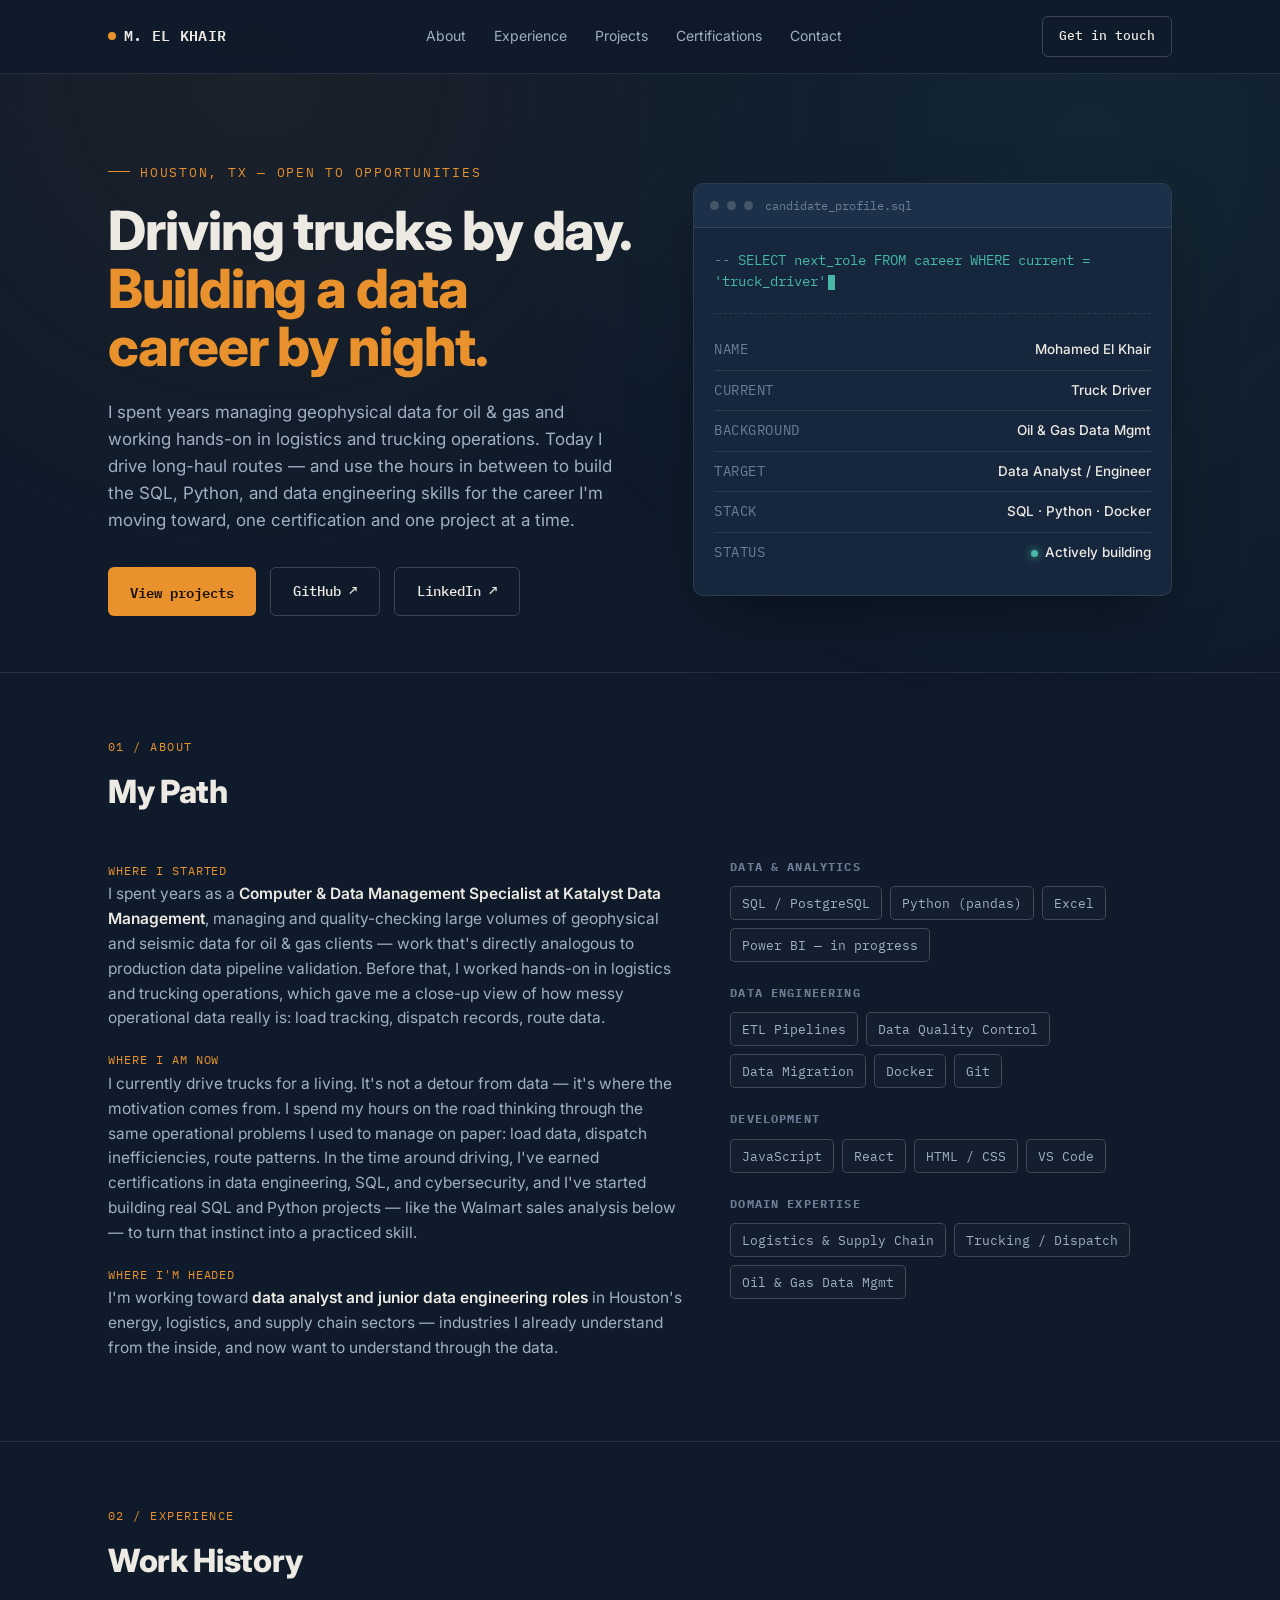
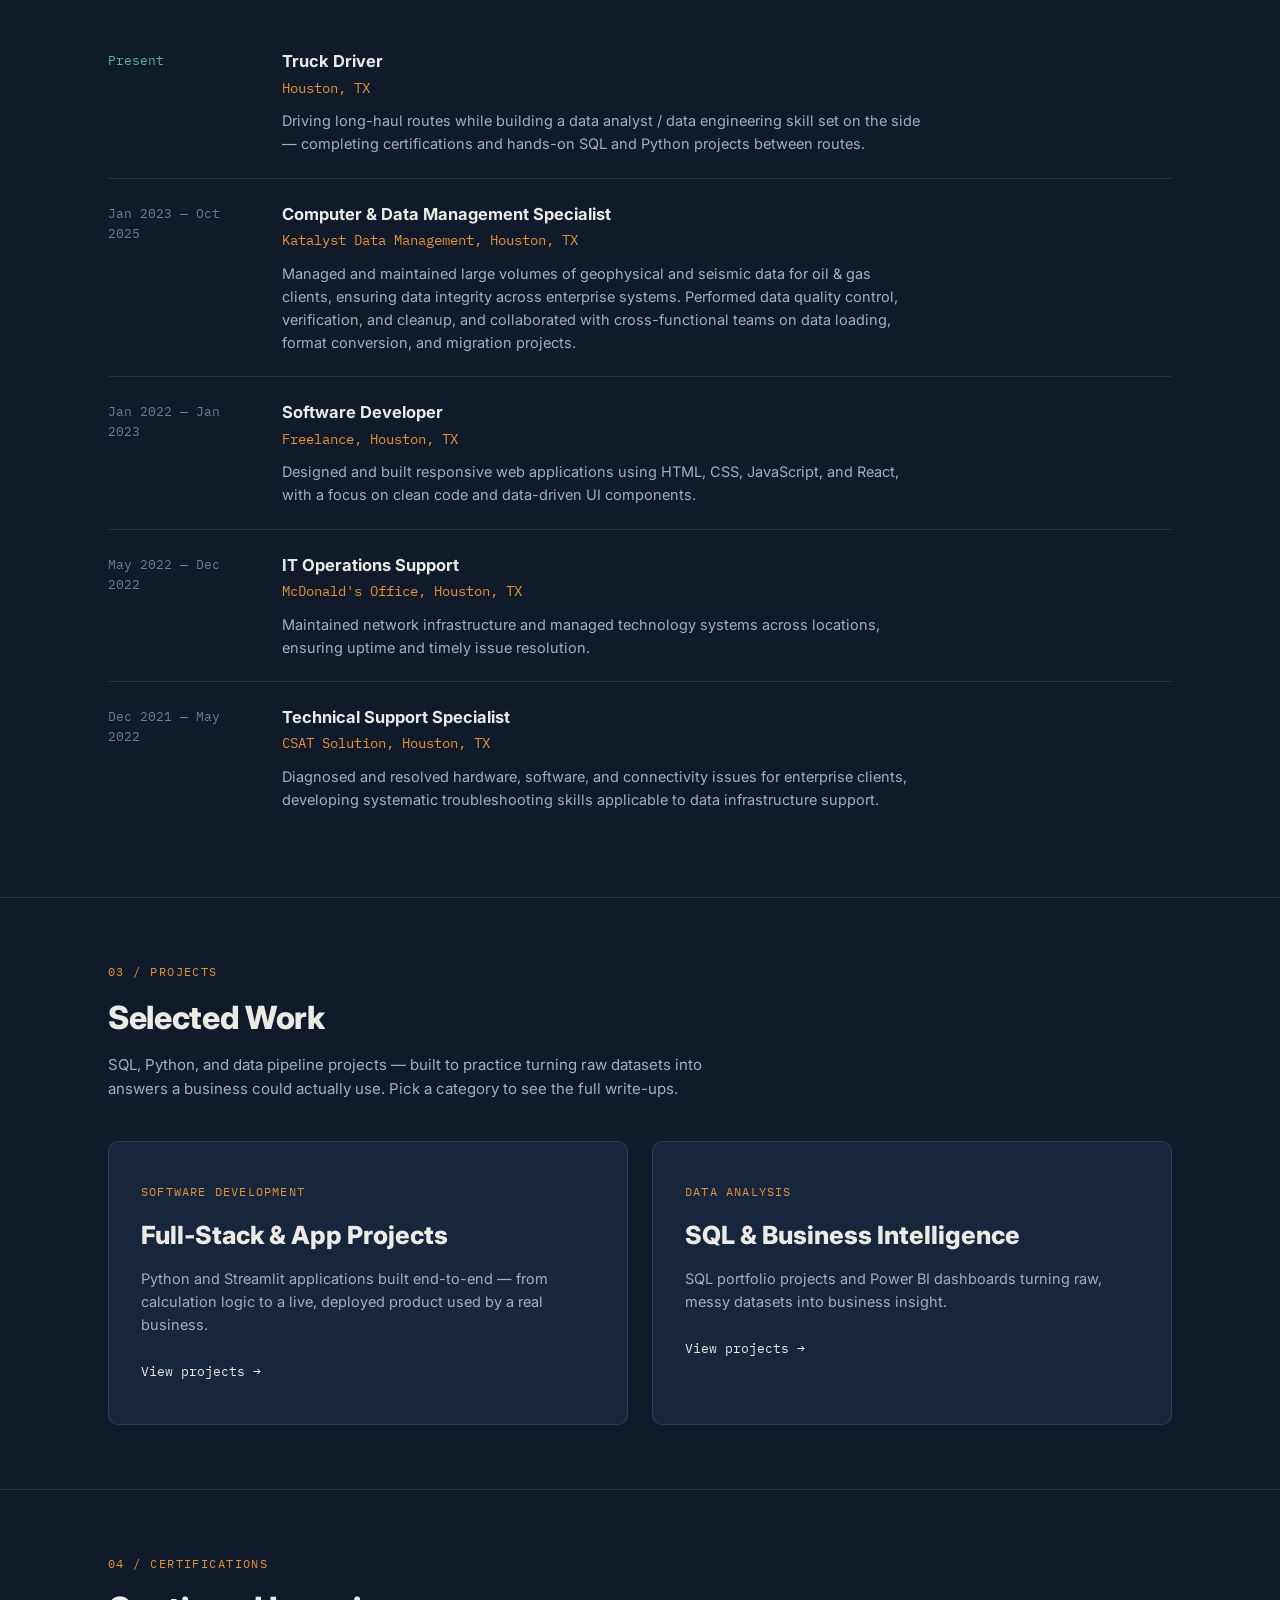
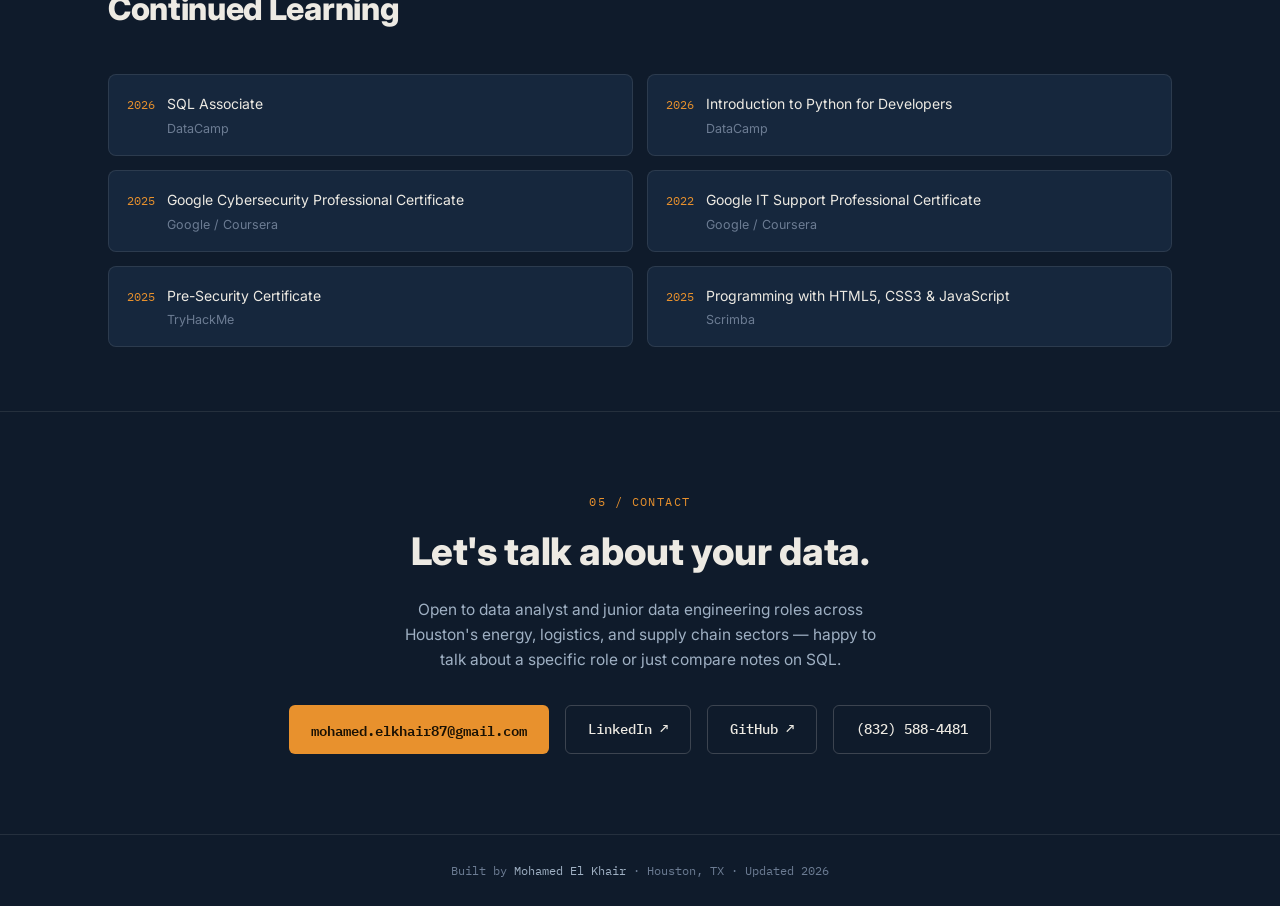
<file: index.html>
<!DOCTYPE html>
<html lang="en">
<head>
<meta charset="UTF-8">
<meta name="viewport" content="width=device-width, initial-scale=1.0">
<title>Mohamed El Khair — Data Analyst / Data Engineering Candidate</title>
<meta name="description" content="Portfolio of Mohamed El Khair — Data Analyst and Data Engineering candidate based in Houston, TX. SQL, Python, ETL pipelines, and logistics data projects.">
<link rel="preconnect" href="https://fonts.googleapis.com">
<link rel="preconnect" href="https://fonts.gstatic.com" crossorigin>
<link href="https://fonts.googleapis.com/css2?family=IBM+Plex+Mono:wght@400;500;600;700&family=Inter:wght@400;500;600;700;800&display=swap" rel="stylesheet">
<link rel="stylesheet" href="style.css">
</head>
<body>

<header class="site-nav">
  <div class="nav-inner">
    <a href="#top" class="nav-logo"><span class="dot"></span>M. EL KHAIR</a>
    <nav class="nav-links">
      <a href="#about">About</a>
      <a href="#experience">Experience</a>
      <a href="#projects">Projects</a>
      <a href="#certifications">Certifications</a>
      <a href="#contact">Contact</a>
    </nav>
    <a class="nav-cta" href="mailto:mohamed.elkhair87@gmail.com">Get in touch</a>
  </div>
</header>

<main id="top">
  <div class="wrap">
    <section class="hero" style="border-top:none; padding-bottom:56px;">
      <div>
        <div class="eyebrow">Houston, TX — Open to opportunities</div>
        <h1>Driving trucks by day. <span class="hl">Building a data career by night.</span></h1>
        <p class="lede">I spent years managing geophysical data for oil &amp; gas and working hands-on in logistics
        and trucking operations. Today I drive long-haul routes — and use the hours in between to build the SQL,
        Python, and data engineering skills for the career I'm moving toward, one certification and one project
        at a time.</p>
        <div class="hero-actions">
          <a class="btn btn-primary" href="#projects">View projects</a>
          <a class="btn btn-secondary" href="https://github.com/Simohjc" target="_blank" rel="noopener">GitHub ↗</a>
          <a class="btn btn-secondary" href="https://www.linkedin.com/in/mohamed-elkhair/" target="_blank" rel="noopener">LinkedIn ↗</a>
        </div>
      </div>

      <div class="manifest-card">
        <div class="manifest-head">
          <span class="chip"></span><span class="chip"></span><span class="chip"></span>
          <span class="title">candidate_profile.sql</span>
        </div>
        <div class="manifest-body">
          <div class="query-line" id="typedQuery"><span class="prompt">--</span> <span id="typedText"></span><span class="cursor"></span></div>
          <div class="manifest-table">
            <div class="manifest-row"><span class="field">NAME</span><span class="value">Mohamed El Khair</span></div>
            <div class="manifest-row"><span class="field">CURRENT</span><span class="value">Truck Driver</span></div>
            <div class="manifest-row"><span class="field">BACKGROUND</span><span class="value">Oil &amp; Gas Data Mgmt</span></div>
            <div class="manifest-row"><span class="field">TARGET</span><span class="value">Data Analyst / Engineer</span></div>
            <div class="manifest-row"><span class="field">STACK</span><span class="value">SQL · Python · Docker</span></div>
            <div class="manifest-row"><span class="field">STATUS</span><span class="value"><span class="status-dot"></span>Actively building</span></div>
          </div>
        </div>
      </div>
    </section>
  </div>

  <section id="about">
    <div class="wrap">
      <div class="section-head reveal">
        <div class="section-num">01 / About</div>
        <div class="section-title">My Path</div>
      </div>
      <div class="about-grid reveal">
        <div>
          <p><span class="mono" style="color:var(--accent); font-size:12px; letter-spacing:0.08em;">WHERE I STARTED</span><br>
          I spent years as a <strong>Computer &amp; Data Management Specialist at Katalyst Data Management</strong>,
          managing and quality-checking large volumes of geophysical and seismic data for oil &amp; gas clients —
          work that's directly analogous to production data pipeline validation. Before that, I worked hands-on in
          logistics and trucking operations, which gave me a close-up view of how messy operational data really is:
          load tracking, dispatch records, route data.</p>
          <p><span class="mono" style="color:var(--accent); font-size:12px; letter-spacing:0.08em;">WHERE I AM NOW</span><br>
          I currently drive trucks for a living. It's not a detour from data — it's where the motivation comes from.
          I spend my hours on the road thinking through the same operational problems I used to manage on paper:
          load data, dispatch inefficiencies, route patterns. In the time around driving, I've earned certifications
          in data engineering, SQL, and cybersecurity, and I've started building real SQL and Python projects — like
          the Walmart sales analysis below — to turn that instinct into a practiced skill.</p>
          <p><span class="mono" style="color:var(--accent); font-size:12px; letter-spacing:0.08em;">WHERE I'M HEADED</span><br>
          I'm working toward <strong>data analyst and junior data engineering roles</strong> in Houston's energy,
          logistics, and supply chain sectors — industries I already understand from the inside, and now want to
          understand through the data.</p>
        </div>
        <div>
          <div class="skill-group">
            <h4>Data &amp; Analytics</h4>
            <div class="tag-row">
              <span class="tag">SQL / PostgreSQL</span>
              <span class="tag">Python (pandas)</span>
              <span class="tag">Excel</span>
              <span class="tag">Power BI — in progress</span>
            </div>
          </div>
          <div class="skill-group">
            <h4>Data Engineering</h4>
            <div class="tag-row">
              <span class="tag">ETL Pipelines</span>
              <span class="tag">Data Quality Control</span>
              <span class="tag">Data Migration</span>
              <span class="tag">Docker</span>
              <span class="tag">Git</span>
            </div>
          </div>
          <div class="skill-group">
            <h4>Development</h4>
            <div class="tag-row">
              <span class="tag">JavaScript</span>
              <span class="tag">React</span>
              <span class="tag">HTML / CSS</span>
              <span class="tag">VS Code</span>
            </div>
          </div>
          <div class="skill-group">
            <h4>Domain Expertise</h4>
            <div class="tag-row">
              <span class="tag">Logistics &amp; Supply Chain</span>
              <span class="tag">Trucking / Dispatch</span>
              <span class="tag">Oil &amp; Gas Data Mgmt</span>
            </div>
          </div>
        </div>
      </div>
    </div>
  </section>

  <section id="experience">
    <div class="wrap">
      <div class="section-head reveal">
        <div class="section-num">02 / Experience</div>
        <div class="section-title">Work History</div>
      </div>
      <div class="reveal">
        <div class="exp-item">
          <div class="exp-date"><span class="current">Present</span></div>
          <div>
            <div class="exp-role">Truck Driver</div>
            <div class="exp-company">Houston, TX</div>
            <div class="exp-desc">Driving long-haul routes while building a data analyst / data engineering skill
            set on the side — completing certifications and hands-on SQL and Python projects between routes.</div>
          </div>
        </div>
        <div class="exp-item">
          <div class="exp-date">Jan 2023 — <span class="mono" style="color:var(--text-faint);">Oct 2025</span></div>
          <div>
            <div class="exp-role">Computer &amp; Data Management Specialist</div>
            <div class="exp-company">Katalyst Data Management, Houston, TX</div>
            <div class="exp-desc">Managed and maintained large volumes of geophysical and seismic data for oil &amp; gas
            clients, ensuring data integrity across enterprise systems. Performed data quality control, verification,
            and cleanup, and collaborated with cross-functional teams on data loading, format conversion, and
            migration projects.</div>
          </div>
        </div>
        <div class="exp-item">
          <div class="exp-date">Jan 2022 — Jan 2023</div>
          <div>
            <div class="exp-role">Software Developer</div>
            <div class="exp-company">Freelance, Houston, TX</div>
            <div class="exp-desc">Designed and built responsive web applications using HTML, CSS, JavaScript, and
            React, with a focus on clean code and data-driven UI components.</div>
          </div>
        </div>
        <div class="exp-item">
          <div class="exp-date">May 2022 — Dec 2022</div>
          <div>
            <div class="exp-role">IT Operations Support</div>
            <div class="exp-company">McDonald's Office, Houston, TX</div>
            <div class="exp-desc">Maintained network infrastructure and managed technology systems across
            locations, ensuring uptime and timely issue resolution.</div>
          </div>
        </div>
        <div class="exp-item">
          <div class="exp-date">Dec 2021 — May 2022</div>
          <div>
            <div class="exp-role">Technical Support Specialist</div>
            <div class="exp-company">CSAT Solution, Houston, TX</div>
            <div class="exp-desc">Diagnosed and resolved hardware, software, and connectivity issues for
            enterprise clients, developing systematic troubleshooting skills applicable to data infrastructure
            support.</div>
          </div>
        </div>
      </div>
    </div>
  </section>

  <section id="projects">
    <div class="wrap">
      <div class="section-head reveal">
        <div class="section-num">03 / Projects</div>
        <div class="section-title">Selected Work</div>
        <p class="section-sub">SQL, Python, and data pipeline projects — built to practice turning raw datasets
        into answers a business could actually use. Pick a category to see the full write-ups.</p>
      </div>

      <div class="category-grid reveal">
        <a class="category-card" href="software-development.html">
          <div class="cat-label">Software Development</div>
          <h3>Full-Stack &amp; App Projects</h3>
          <p>Python and Streamlit applications built end-to-end — from calculation logic to a live,
          deployed product used by a real business.</p>
          <span class="cat-link">View projects →</span>
        </a>
        <a class="category-card" href="data-analysis.html">
          <div class="cat-label">Data Analysis</div>
          <h3>SQL &amp; Business Intelligence</h3>
          <p>SQL portfolio projects and Power BI dashboards turning raw, messy datasets into
          business insight.</p>
          <span class="cat-link">View projects →</span>
        </a>
      </div>
    </div>
  </section>

  <section id="certifications">
    <div class="wrap">
      <div class="section-head reveal">
        <div class="section-num">04 / Certifications</div>
        <div class="section-title">Continued Learning</div>
      </div>
      <div class="cert-grid reveal">
        <div class="cert-item">
          <span class="cert-year mono">2026</span>
          <div><span class="cert-name">SQL Associate</span><span class="cert-issuer">DataCamp</span></div>
        </div>
        <div class="cert-item">
          <span class="cert-year mono">2026</span>
          <div><span class="cert-name">Introduction to Python for Developers</span><span class="cert-issuer">DataCamp</span></div>
        </div>
        <div class="cert-item">
          <span class="cert-year mono">2025</span>
          <div><span class="cert-name">Google Cybersecurity Professional Certificate</span><span class="cert-issuer">Google / Coursera</span></div>
        </div>
        <div class="cert-item">
          <span class="cert-year mono">2022</span>
          <div><span class="cert-name">Google IT Support Professional Certificate</span><span class="cert-issuer">Google / Coursera</span></div>
        </div>
        <div class="cert-item">
          <span class="cert-year mono">2025</span>
          <div><span class="cert-name">Pre-Security Certificate</span><span class="cert-issuer">TryHackMe</span></div>
        </div>
        <div class="cert-item">
          <span class="cert-year mono">2025</span>
          <div><span class="cert-name">Programming with HTML5, CSS3 &amp; JavaScript</span><span class="cert-issuer">Scrimba</span></div>
        </div>
      </div>
    </div>
  </section>

  <section id="contact" class="contact-section">
    <div class="wrap">
      <div class="section-num mono">05 / Contact</div>
      <h2>Let's talk about your data.</h2>
      <p>Open to data analyst and junior data engineering roles across Houston's energy, logistics,
      and supply chain sectors — happy to talk about a specific role or just compare notes on SQL.</p>
      <div class="contact-links">
        <a class="btn btn-primary" href="mailto:mohamed.elkhair87@gmail.com">mohamed.elkhair87@gmail.com</a>
        <a class="btn btn-secondary" href="https://www.linkedin.com/in/mohamed-elkhair/" target="_blank" rel="noopener">LinkedIn ↗</a>
        <a class="btn btn-secondary" href="https://github.com/Simohjc" target="_blank" rel="noopener">GitHub ↗</a>
        <a class="btn btn-secondary" href="tel:+18325884481">(832) 588-4481</a>
      </div>
    </div>
  </section>
</main>

<footer>
  <p>Built by <a href="https://github.com/Simohjc" target="_blank" rel="noopener">Mohamed El Khair</a> · Houston, TX · Updated 2026</p>
</footer>

<script>
  // Typing effect for the hero manifest query line
  (function(){
    var text = "SELECT next_role FROM career WHERE current = 'truck_driver';";
    var el = document.getElementById('typedText');
    if(!el) return;
    var reduced = window.matchMedia('(prefers-reduced-motion: reduce)').matches;
    if(reduced){ el.textContent = text; return; }
    var i = 0;
    function type(){
      if(i <= text.length){
        el.textContent = text.slice(0, i);
        i++;
        setTimeout(type, 32);
      }
    }
    type();
  })();

  // Scroll reveal
  (function(){
    var items = document.querySelectorAll('.reveal');
    if(!('IntersectionObserver' in window)){
      items.forEach(function(el){ el.classList.add('in'); });
      return;
    }
    var obs = new IntersectionObserver(function(entries){
      entries.forEach(function(entry){
        if(entry.isIntersecting){
          entry.target.classList.add('in');
          obs.unobserve(entry.target);
        }
      });
    }, {threshold:0.12});
    items.forEach(function(el){ obs.observe(el); });
  })();
</script>

</body>
</html>
</file>
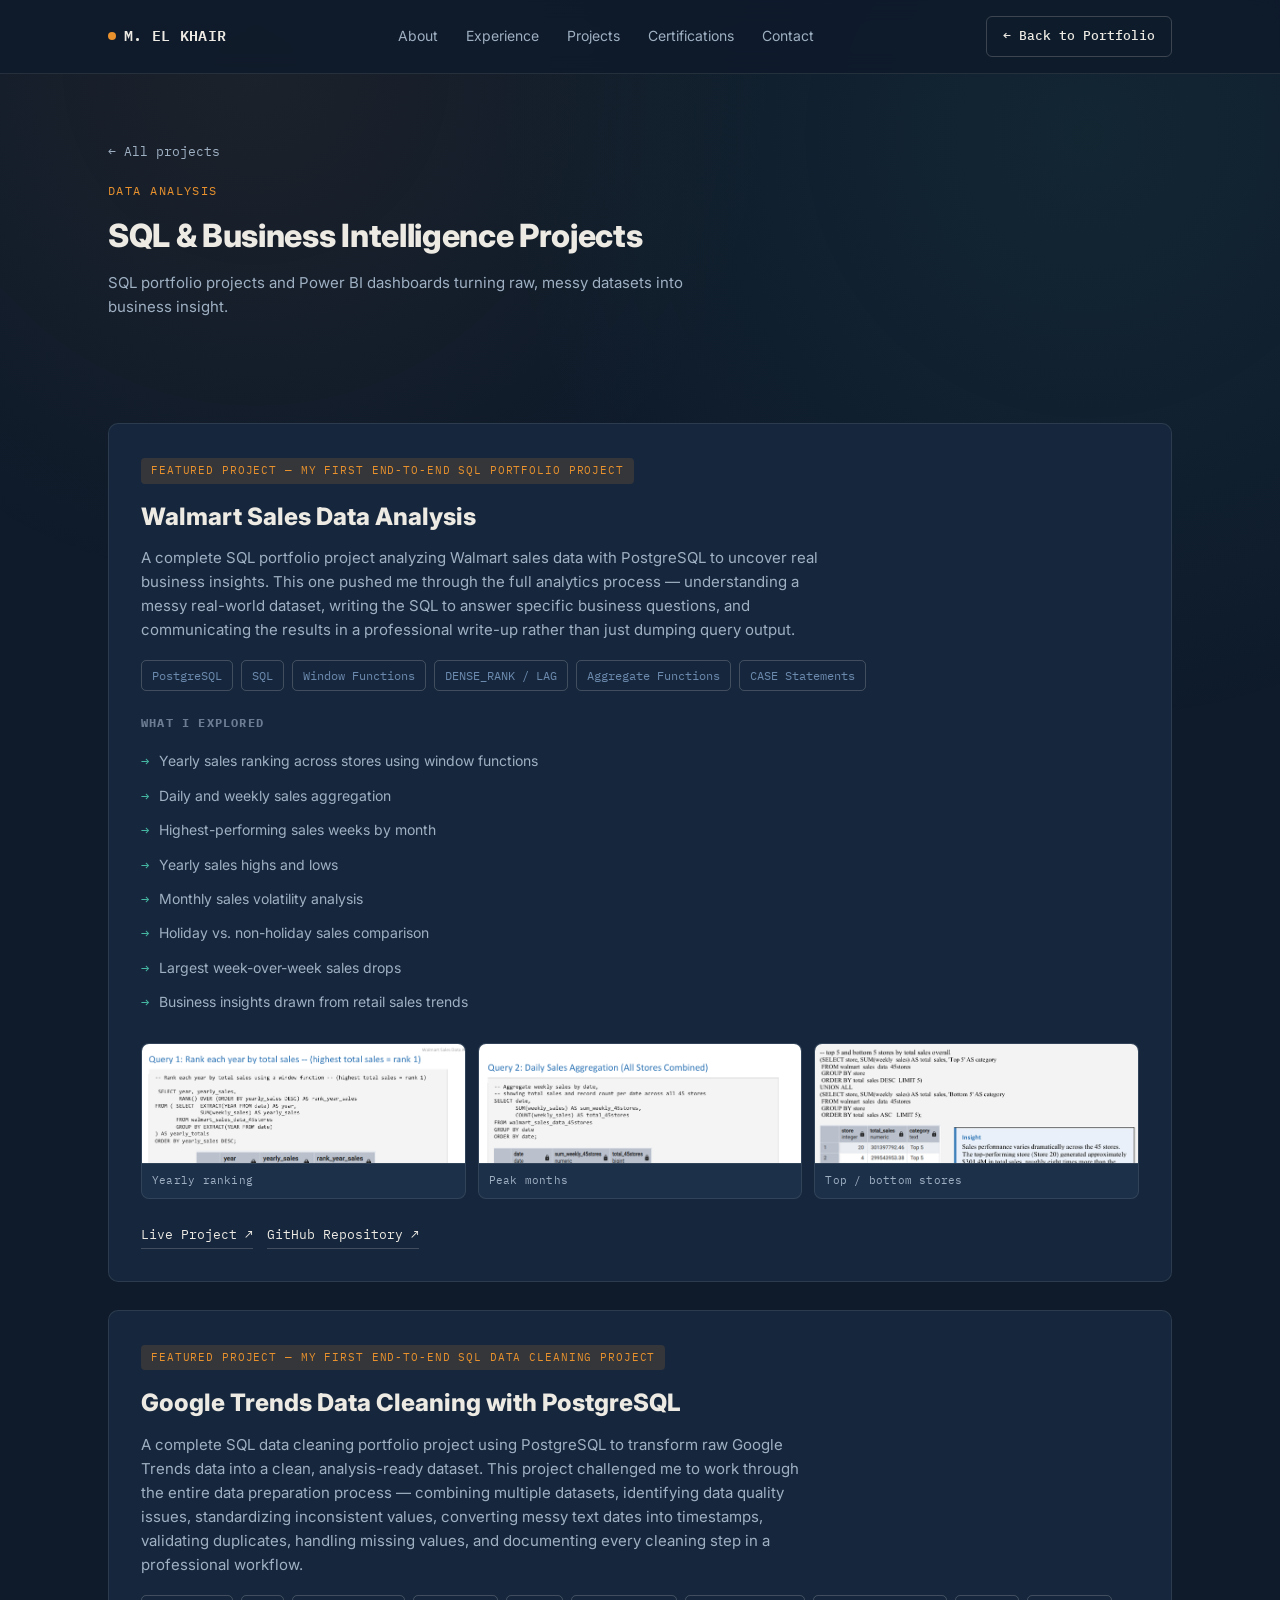
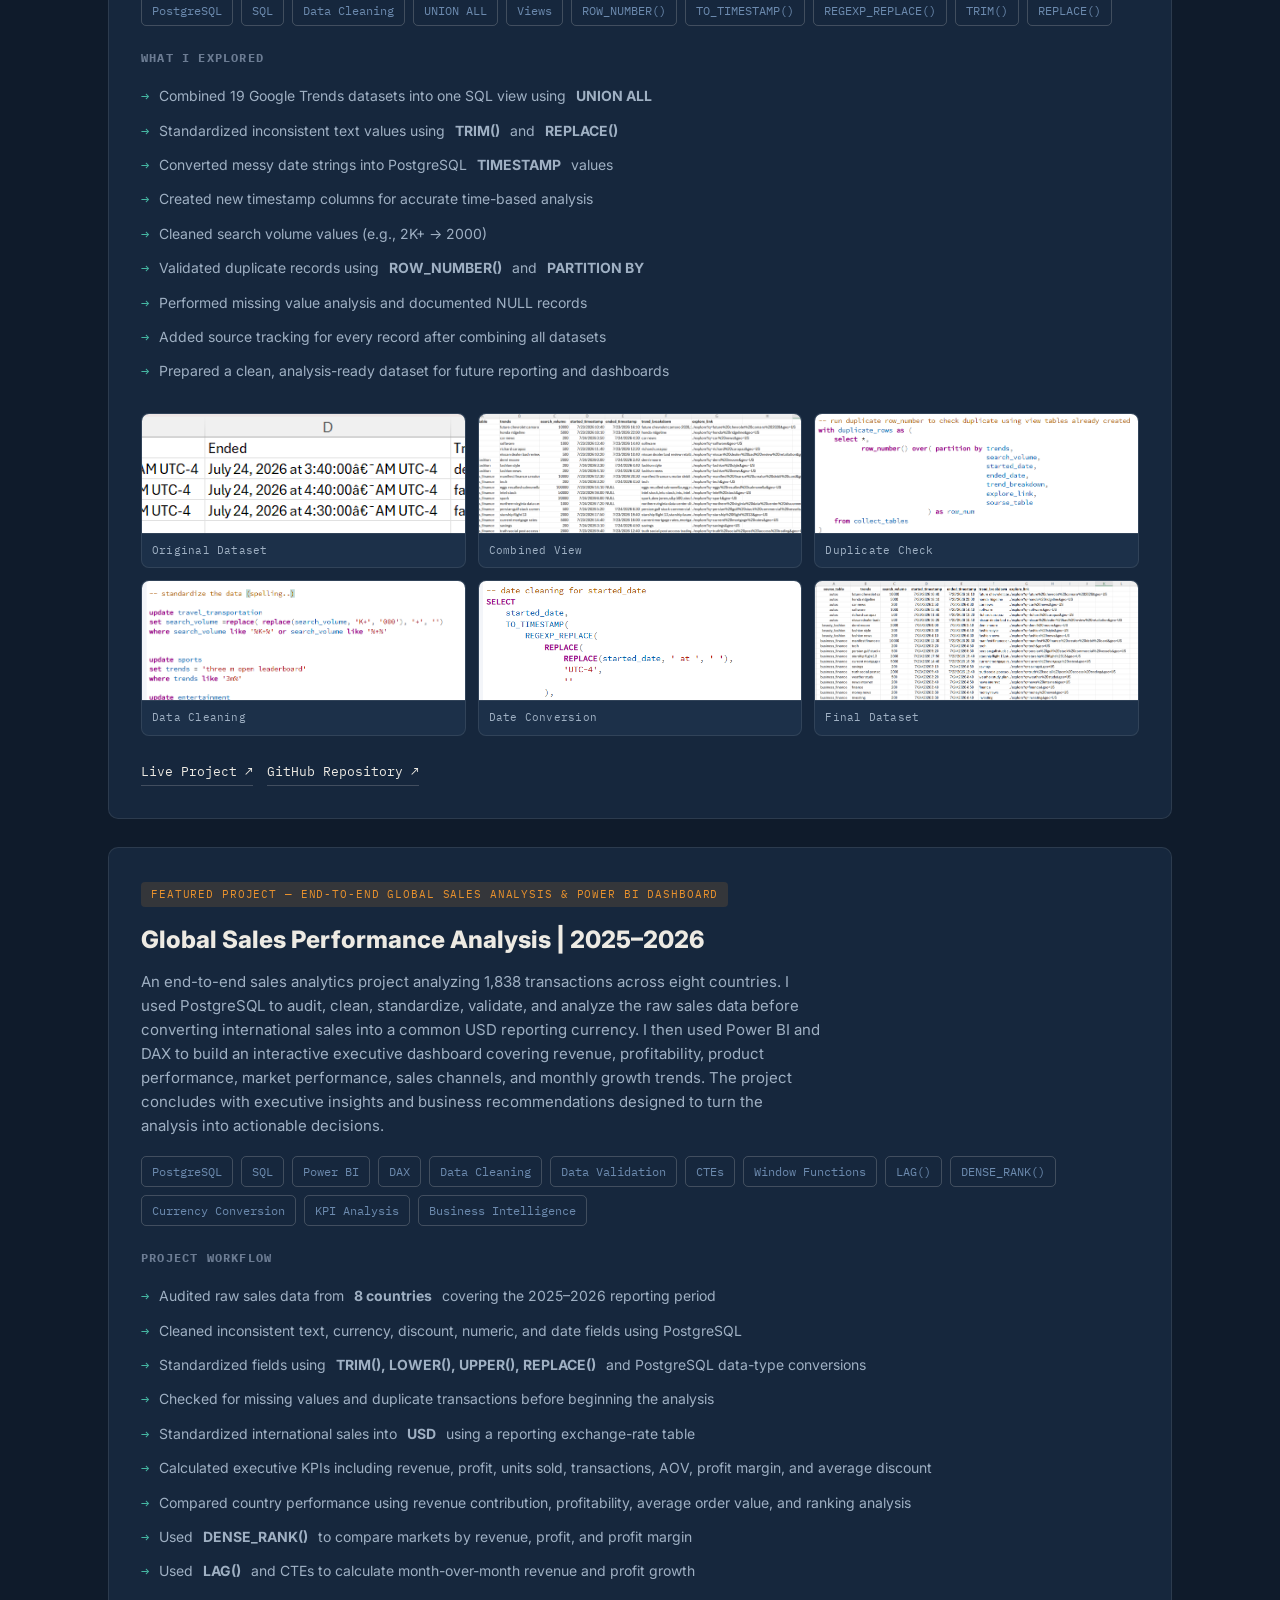
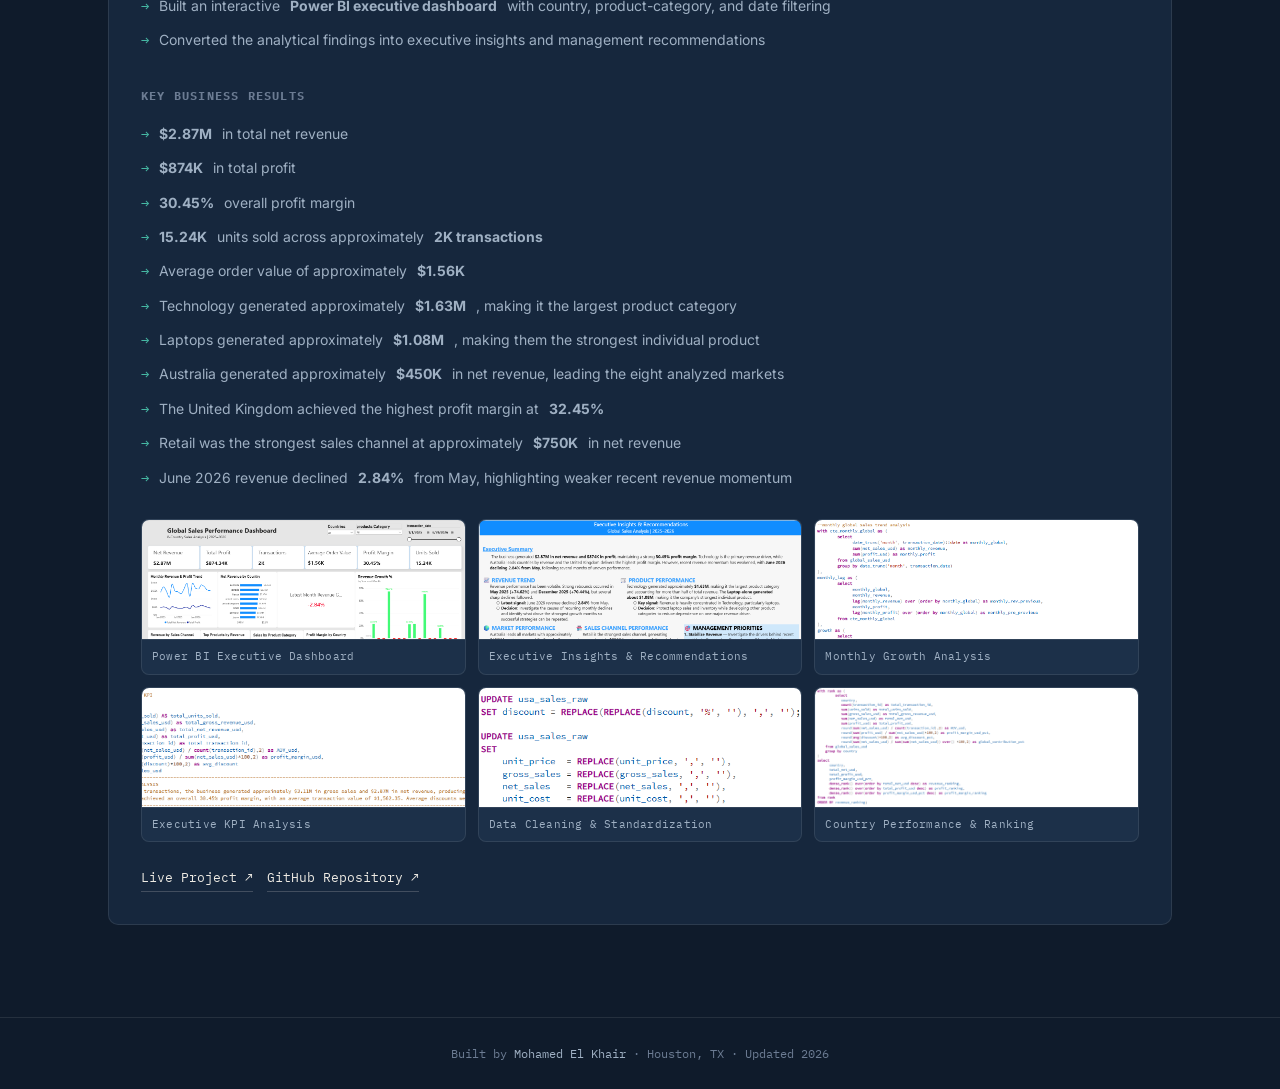
<file: data-analysis.html>
<!DOCTYPE html>
<html lang="en">
<head>
<meta charset="UTF-8">
<meta name="viewport" content="width=device-width, initial-scale=1.0">
<title>Data Analysis Projects — Mohamed El Khair</title>
<meta name="description" content="SQL and business intelligence projects by Mohamed El Khair — PostgreSQL, data cleaning, and Power BI dashboards.">
<link rel="preconnect" href="https://fonts.googleapis.com">
<link rel="preconnect" href="https://fonts.gstatic.com" crossorigin>
<link href="https://fonts.googleapis.com/css2?family=IBM+Plex+Mono:wght@400;500;600;700&family=Inter:wght@400;500;600;700;800&display=swap" rel="stylesheet">
<link rel="stylesheet" href="style.css">
</head>
<body>

<header class="site-nav">
  <div class="nav-inner">
    <a href="index.html" class="nav-logo"><span class="dot"></span>M. EL KHAIR</a>
    <nav class="nav-links">
      <a href="index.html#about">About</a>
      <a href="index.html#experience">Experience</a>
      <a href="index.html#projects">Projects</a>
      <a href="index.html#certifications">Certifications</a>
      <a href="index.html#contact">Contact</a>
    </nav>
    <a class="nav-cta" href="index.html">← Back to Portfolio</a>
  </div>
</header>

<main>
  <section style="border-top:none; padding-bottom:24px;">
    <div class="wrap">
      <a class="back-link" href="index.html#projects">← All projects</a>
      <div class="section-head reveal" style="margin-bottom:16px;">
        <div class="section-num">Data Analysis</div>
        <div class="section-title">SQL &amp; Business Intelligence Projects</div>
        <p class="section-sub">SQL portfolio projects and Power BI dashboards turning raw, messy datasets
        into business insight.</p>
      </div>
    </div>
  </section>

  <section style="border-top:none;">
    <div class="wrap">

      <div class="project-featured reveal">
        <div class="project-featured-body">
          <span class="project-tag">Featured Project — My First End-to-End SQL Portfolio Project</span>
          <h3>Walmart Sales Data Analysis</h3>
          <p class="summary">A complete SQL portfolio project analyzing Walmart sales data with PostgreSQL to
          uncover real business insights. This one pushed me through the full analytics process — understanding
          a messy real-world dataset, writing the SQL to answer specific business questions, and communicating
          the results in a professional write-up rather than just dumping query output.</p>

          <div class="stack-row">
            <span class="stack-chip">PostgreSQL</span>
            <span class="stack-chip">SQL</span>
            <span class="stack-chip">Window Functions</span>
            <span class="stack-chip">DENSE_RANK / LAG</span>
            <span class="stack-chip">Aggregate Functions</span>
            <span class="stack-chip">CASE Statements</span>
          </div>

          <h4 style="font-family:var(--font-display); font-size:12px; color:var(--text-faint); text-transform:uppercase; letter-spacing:0.1em; margin-bottom:12px;">What I Explored</h4>
          <ul class="insight-list">
            <li>Yearly sales ranking across stores using window functions</li>
            <li>Daily and weekly sales aggregation</li>
            <li>Highest-performing sales weeks by month</li>
            <li>Yearly sales highs and lows</li>
            <li>Monthly sales volatility analysis</li>
            <li>Holiday vs. non-holiday sales comparison</li>
            <li>Largest week-over-week sales drops</li>
            <li>Business insights drawn from retail sales trends</li>
          </ul>

          <div class="gallery-grid">
            <a class="gallery-item" href="img/query1.png" target="_blank" rel="noopener">
              <img src="img/query1.png" alt="Query result: yearly sales ranked with a window function">
              <span>Yearly ranking</span>
            </a>
            <a class="gallery-item" href="img/query2.png" target="_blank" rel="noopener">
              <img src="img/query2.png" alt="Query result: top 3 highest sales months">
              <span>Peak months</span>
            </a>
            <a class="gallery-item" href="img/query3.png" target="_blank" rel="noopener">
              <img src="img/query3.png" alt="Query result: top 5 and bottom 5 stores by total sales">
              <span>Top / bottom stores</span>
            </a>
          </div>

          <div class="project-links">
            <a class="project-link" href="https://simohjc.github.io/walmart_data_analysis_project/" target="_blank" rel="noopener">Live Project ↗</a>
            <a class="project-link" href="https://github.com/Simohjc/walmart_data_analysis_project" target="_blank" rel="noopener">GitHub Repository ↗</a>
          </div>
        </div>
      </div>

      <div class="project-featured reveal">
        <div class="project-featured-body">
          <span class="project-tag">Featured Project — My First End-to-End SQL Data Cleaning Project</span>

          <h3>Google Trends Data Cleaning with PostgreSQL</h3>

          <p class="summary">
            A complete SQL data cleaning portfolio project using PostgreSQL to transform raw Google Trends data
            into a clean, analysis-ready dataset. This project challenged me to work through the entire data
            preparation process — combining multiple datasets, identifying data quality issues, standardizing
            inconsistent values, converting messy text dates into timestamps, validating duplicates, handling
            missing values, and documenting every cleaning step in a professional workflow.
          </p>

          <div class="stack-row">
            <span class="stack-chip">PostgreSQL</span>
            <span class="stack-chip">SQL</span>
            <span class="stack-chip">Data Cleaning</span>
            <span class="stack-chip">UNION ALL</span>
            <span class="stack-chip">Views</span>
            <span class="stack-chip">ROW_NUMBER()</span>
            <span class="stack-chip">TO_TIMESTAMP()</span>
            <span class="stack-chip">REGEXP_REPLACE()</span>
            <span class="stack-chip">TRIM()</span>
            <span class="stack-chip">REPLACE()</span>
          </div>

          <h4 style="font-family:var(--font-display); font-size:12px; color:var(--text-faint); text-transform:uppercase; letter-spacing:0.1em; margin-bottom:12px;">
            What I Explored
          </h4>

          <ul class="insight-list">
            <li>Combined 19 Google Trends datasets into one SQL view using <strong>UNION ALL</strong></li>
            <li>Standardized inconsistent text values using <strong>TRIM()</strong> and <strong>REPLACE()</strong></li>
            <li>Converted messy date strings into PostgreSQL <strong>TIMESTAMP</strong> values</li>
            <li>Created new timestamp columns for accurate time-based analysis</li>
            <li>Cleaned search volume values (e.g., 2K+ → 2000)</li>
            <li>Validated duplicate records using <strong>ROW_NUMBER()</strong> and <strong>PARTITION BY</strong></li>
            <li>Performed missing value analysis and documented NULL records</li>
            <li>Added source tracking for every record after combining all datasets</li>
            <li>Prepared a clean, analysis-ready dataset for future reporting and dashboards</li>
          </ul>

          <div class="gallery-grid">
            <a class="gallery-item" href="img/google1.png" target="_blank" rel="noopener">
              <img src="img/google1.png" alt="Original Google Trends dataset">
              <span>Original Dataset</span>
            </a>
            <a class="gallery-item" href="img/google2.png" target="_blank" rel="noopener">
              <img src="img/google2.png" alt="Combined SQL view">
              <span>Combined View</span>
            </a>
            <a class="gallery-item" href="img/google3.png" target="_blank" rel="noopener">
              <img src="img/google3.png" alt="Duplicate detection using ROW_NUMBER">
              <span>Duplicate Check</span>
            </a>
            <a class="gallery-item" href="img/google4.png" target="_blank" rel="noopener">
              <img src="img/google4.png" alt="Data standardization">
              <span>Data Cleaning</span>
            </a>
            <a class="gallery-item" href="img/google5.png" target="_blank" rel="noopener">
              <img src="img/google5.png" alt="Timestamp conversion">
              <span>Date Conversion</span>
            </a>
            <a class="gallery-item" href="img/google6.png" target="_blank" rel="noopener">
              <img src="img/google6.png" alt="Final cleaned dataset">
              <span>Final Dataset</span>
            </a>
          </div>

          <div class="project-links">
            <a class="project-link" href="https://simohjc.github.io/Google-Trends-Data-Cleaning-with-PostgreSQL/" target="_blank" rel="noopener">
              Live Project ↗
            </a>
            <a class="project-link" href="https://github.com/Simohjc/Google-Trends-Data-Cleaning-with-PostgreSQL" target="_blank" rel="noopener">
              GitHub Repository ↗
            </a>
          </div>

        </div>
      </div>

      <!-- =========================================================
           GLOBAL SALES PERFORMANCE ANALYSIS
      ========================================================= -->

      <div class="project-featured reveal">
        <div class="project-featured-body">

          <span class="project-tag">
            Featured Project — End-to-End Global Sales Analysis &amp; Power BI Dashboard
          </span>

          <h3>Global Sales Performance Analysis | 2025–2026</h3>

          <p class="summary">
            An end-to-end sales analytics project analyzing 1,838 transactions across
            eight countries. I used PostgreSQL to audit, clean, standardize, validate,
            and analyze the raw sales data before converting international sales into
            a common USD reporting currency. I then used Power BI and DAX to build an
            interactive executive dashboard covering revenue, profitability, product
            performance, market performance, sales channels, and monthly growth trends.
            The project concludes with executive insights and business recommendations
            designed to turn the analysis into actionable decisions.
          </p>

          <div class="stack-row">
            <span class="stack-chip">PostgreSQL</span>
            <span class="stack-chip">SQL</span>
            <span class="stack-chip">Power BI</span>
            <span class="stack-chip">DAX</span>
            <span class="stack-chip">Data Cleaning</span>
            <span class="stack-chip">Data Validation</span>
            <span class="stack-chip">CTEs</span>
            <span class="stack-chip">Window Functions</span>
            <span class="stack-chip">LAG()</span>
            <span class="stack-chip">DENSE_RANK()</span>
            <span class="stack-chip">Currency Conversion</span>
            <span class="stack-chip">KPI Analysis</span>
            <span class="stack-chip">Business Intelligence</span>
          </div>

          <h4 style="font-family:var(--font-display); font-size:12px; color:var(--text-faint); text-transform:uppercase; letter-spacing:0.1em; margin-bottom:12px;">
            Project Workflow
          </h4>

          <ul class="insight-list">
            <li>Audited raw sales data from <strong>8 countries</strong> covering the 2025–2026 reporting period</li>
            <li>Cleaned inconsistent text, currency, discount, numeric, and date fields using PostgreSQL</li>
            <li>Standardized fields using <strong>TRIM(), LOWER(), UPPER(), REPLACE()</strong> and PostgreSQL data-type conversions</li>
            <li>Checked for missing values and duplicate transactions before beginning the analysis</li>
            <li>Standardized international sales into <strong>USD</strong> using a reporting exchange-rate table</li>
            <li>Calculated executive KPIs including revenue, profit, units sold, transactions, AOV, profit margin, and average discount</li>
            <li>Compared country performance using revenue contribution, profitability, average order value, and ranking analysis</li>
            <li>Used <strong>DENSE_RANK()</strong> to compare markets by revenue, profit, and profit margin</li>
            <li>Used <strong>LAG()</strong> and CTEs to calculate month-over-month revenue and profit growth</li>
            <li>Built an interactive <strong>Power BI executive dashboard</strong> with country, product-category, and date filtering</li>
            <li>Converted the analytical findings into executive insights and management recommendations</li>
          </ul>

          <h4 style="font-family:var(--font-display); font-size:12px; color:var(--text-faint); text-transform:uppercase; letter-spacing:0.1em; margin:28px 0 12px;">
            Key Business Results
          </h4>

          <ul class="insight-list">
            <li><strong>$2.87M</strong> in total net revenue</li>
            <li><strong>$874K</strong> in total profit</li>
            <li><strong>30.45%</strong> overall profit margin</li>
            <li><strong>15.24K</strong> units sold across approximately <strong>2K transactions</strong></li>
            <li>Average order value of approximately <strong>$1.56K</strong></li>
            <li>Technology generated approximately <strong>$1.63M</strong>, making it the largest product category</li>
            <li>Laptops generated approximately <strong>$1.08M</strong>, making them the strongest individual product</li>
            <li>Australia generated approximately <strong>$450K</strong> in net revenue, leading the eight analyzed markets</li>
            <li>The United Kingdom achieved the highest profit margin at <strong>32.45%</strong></li>
            <li>Retail was the strongest sales channel at approximately <strong>$750K</strong> in net revenue</li>
            <li>June 2026 revenue declined <strong>2.84%</strong> from May, highlighting weaker recent revenue momentum</li>
          </ul>

          <div class="gallery-grid">
            <a class="gallery-item" href="img/global1.png" target="_blank" rel="noopener">
              <img src="img/global1.png" alt="Global Sales Power BI Performance Dashboard">
              <span>Power BI Executive Dashboard</span>
            </a>
            <a class="gallery-item" href="img/global2.png" target="_blank" rel="noopener">
              <img src="img/global2.png" alt="Global Sales Executive Insights and Recommendations">
              <span>Executive Insights &amp; Recommendations</span>
            </a>
            <a class="gallery-item" href="img/global3.png" target="_blank" rel="noopener">
              <img src="img/global3.png" alt="SQL monthly global sales trend analysis">
              <span>Monthly Growth Analysis</span>
            </a>
            <a class="gallery-item" href="img/global4.png" target="_blank" rel="noopener">
              <img src="img/global4.png" alt="SQL global executive KPI analysis">
              <span>Executive KPI Analysis</span>
            </a>
            <a class="gallery-item" href="img/global5.png" target="_blank" rel="noopener">
              <img src="img/global5.png" alt="SQL global sales data cleaning">
              <span>Data Cleaning &amp; Standardization</span>
            </a>
            <a class="gallery-item" href="img/global6.png" target="_blank" rel="noopener">
              <img src="img/global6.png" alt="SQL country performance ranking analysis">
              <span>Country Performance &amp; Ranking</span>
            </a>
          </div>

          <div class="project-links">
            <a class="project-link" href="https://simohjc.github.io/global-sales-performance-analysis/" target="_blank" rel="noopener">
              Live Project ↗
            </a>
            <a class="project-link" href="https://github.com/Simohjc/global-sales-performance-analysis" target="_blank" rel="noopener">
              GitHub Repository ↗
            </a>
          </div>

        </div>
      </div>

    </div>
  </section>
</main>

<footer>
  <p>Built by <a href="https://github.com/Simohjc" target="_blank" rel="noopener">Mohamed El Khair</a> · Houston, TX · Updated 2026</p>
</footer>

<script>
  (function(){
    var items = document.querySelectorAll('.reveal');
    if(!('IntersectionObserver' in window)){
      items.forEach(function(el){ el.classList.add('in'); });
      return;
    }
    var obs = new IntersectionObserver(function(entries){
      entries.forEach(function(entry){
        if(entry.isIntersecting){
          entry.target.classList.add('in');
          obs.unobserve(entry.target);
        }
      });
    }, {threshold:0.12});
    items.forEach(function(el){ obs.observe(el); });
  })();
</script>

</body>
</html>
</file>
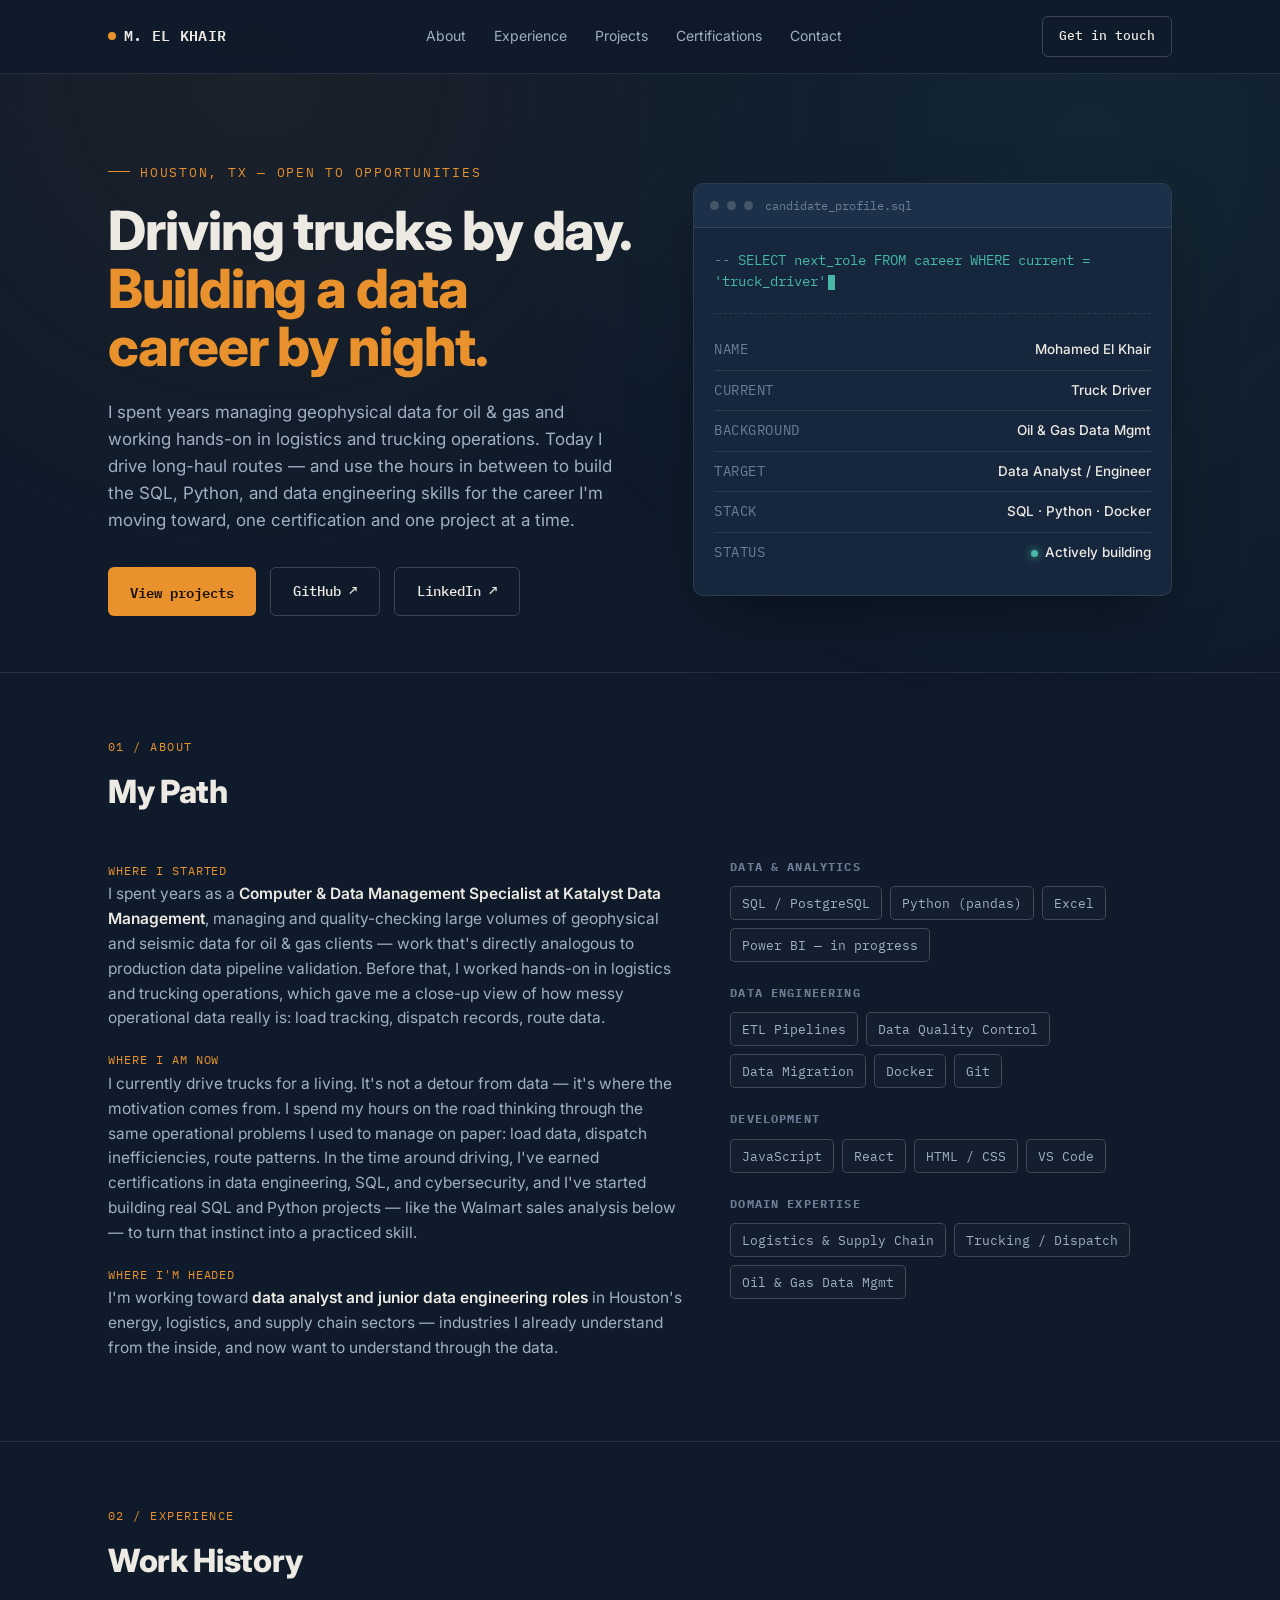
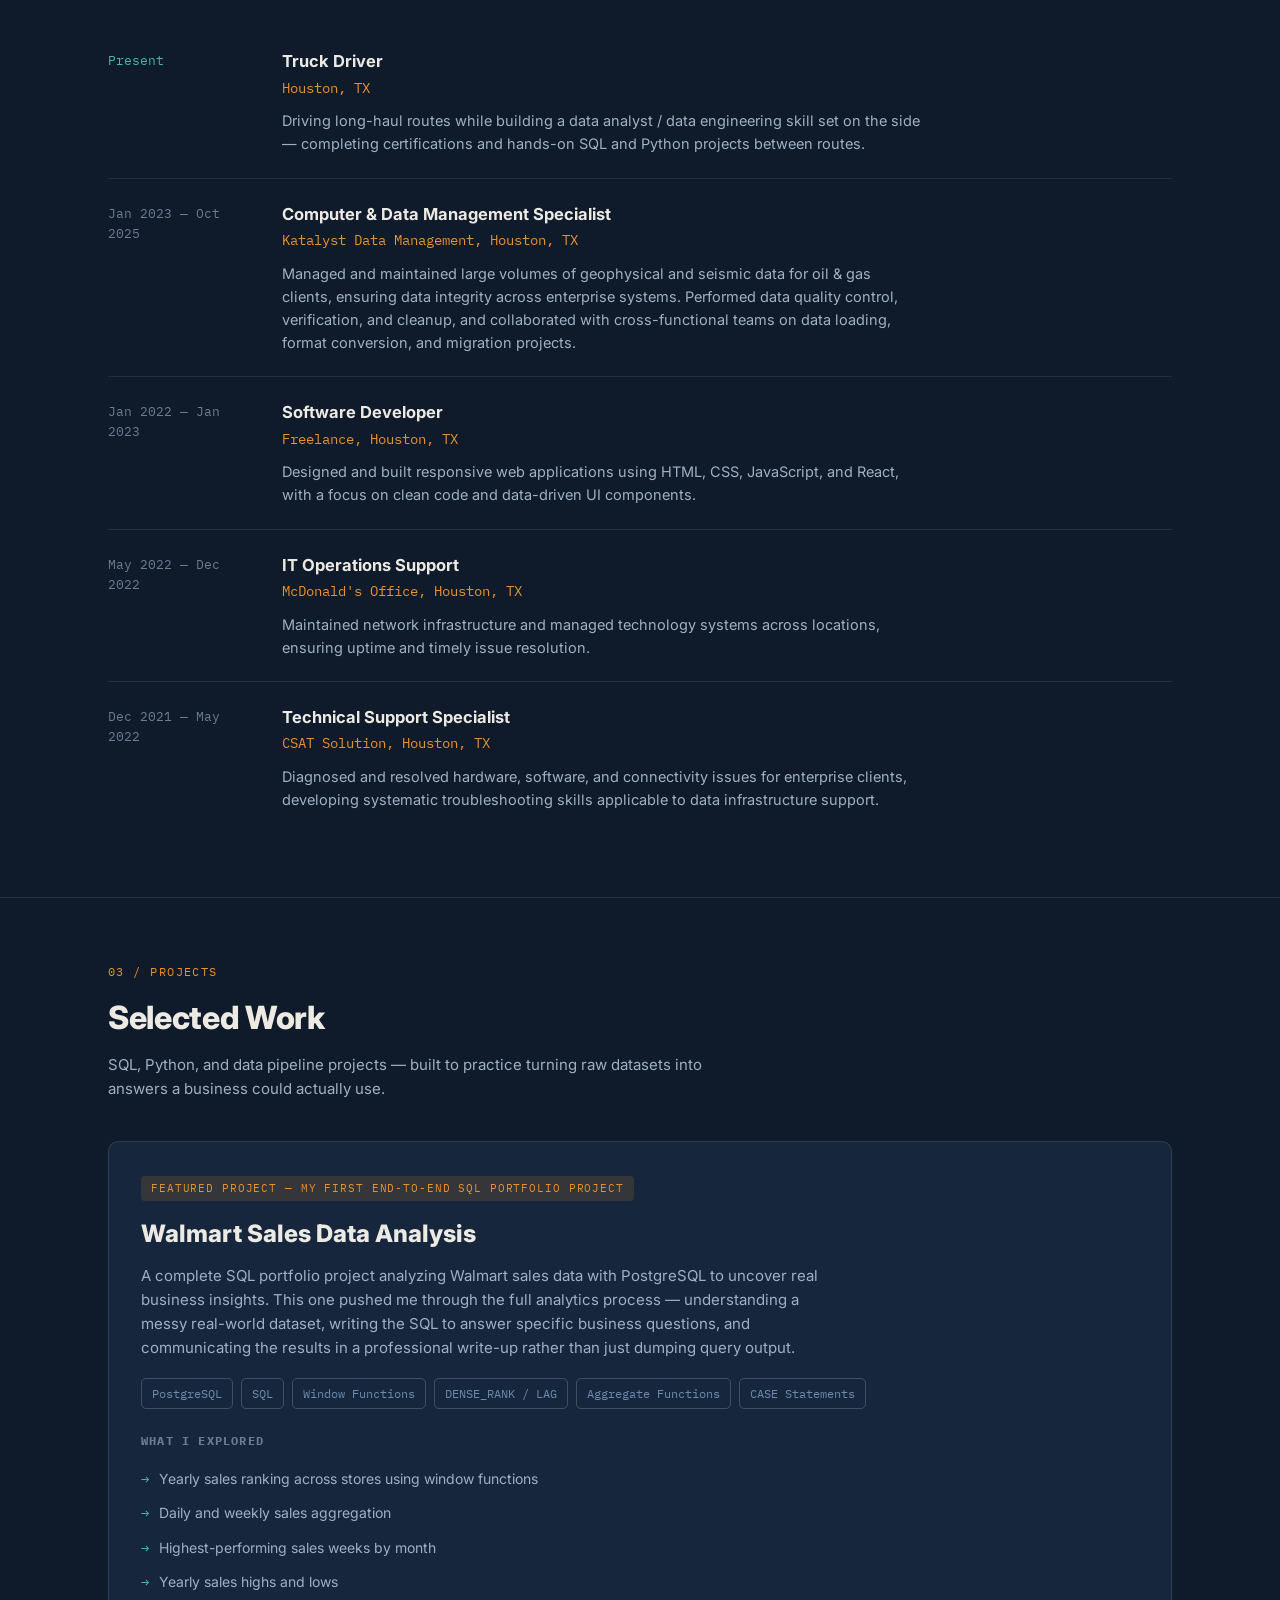
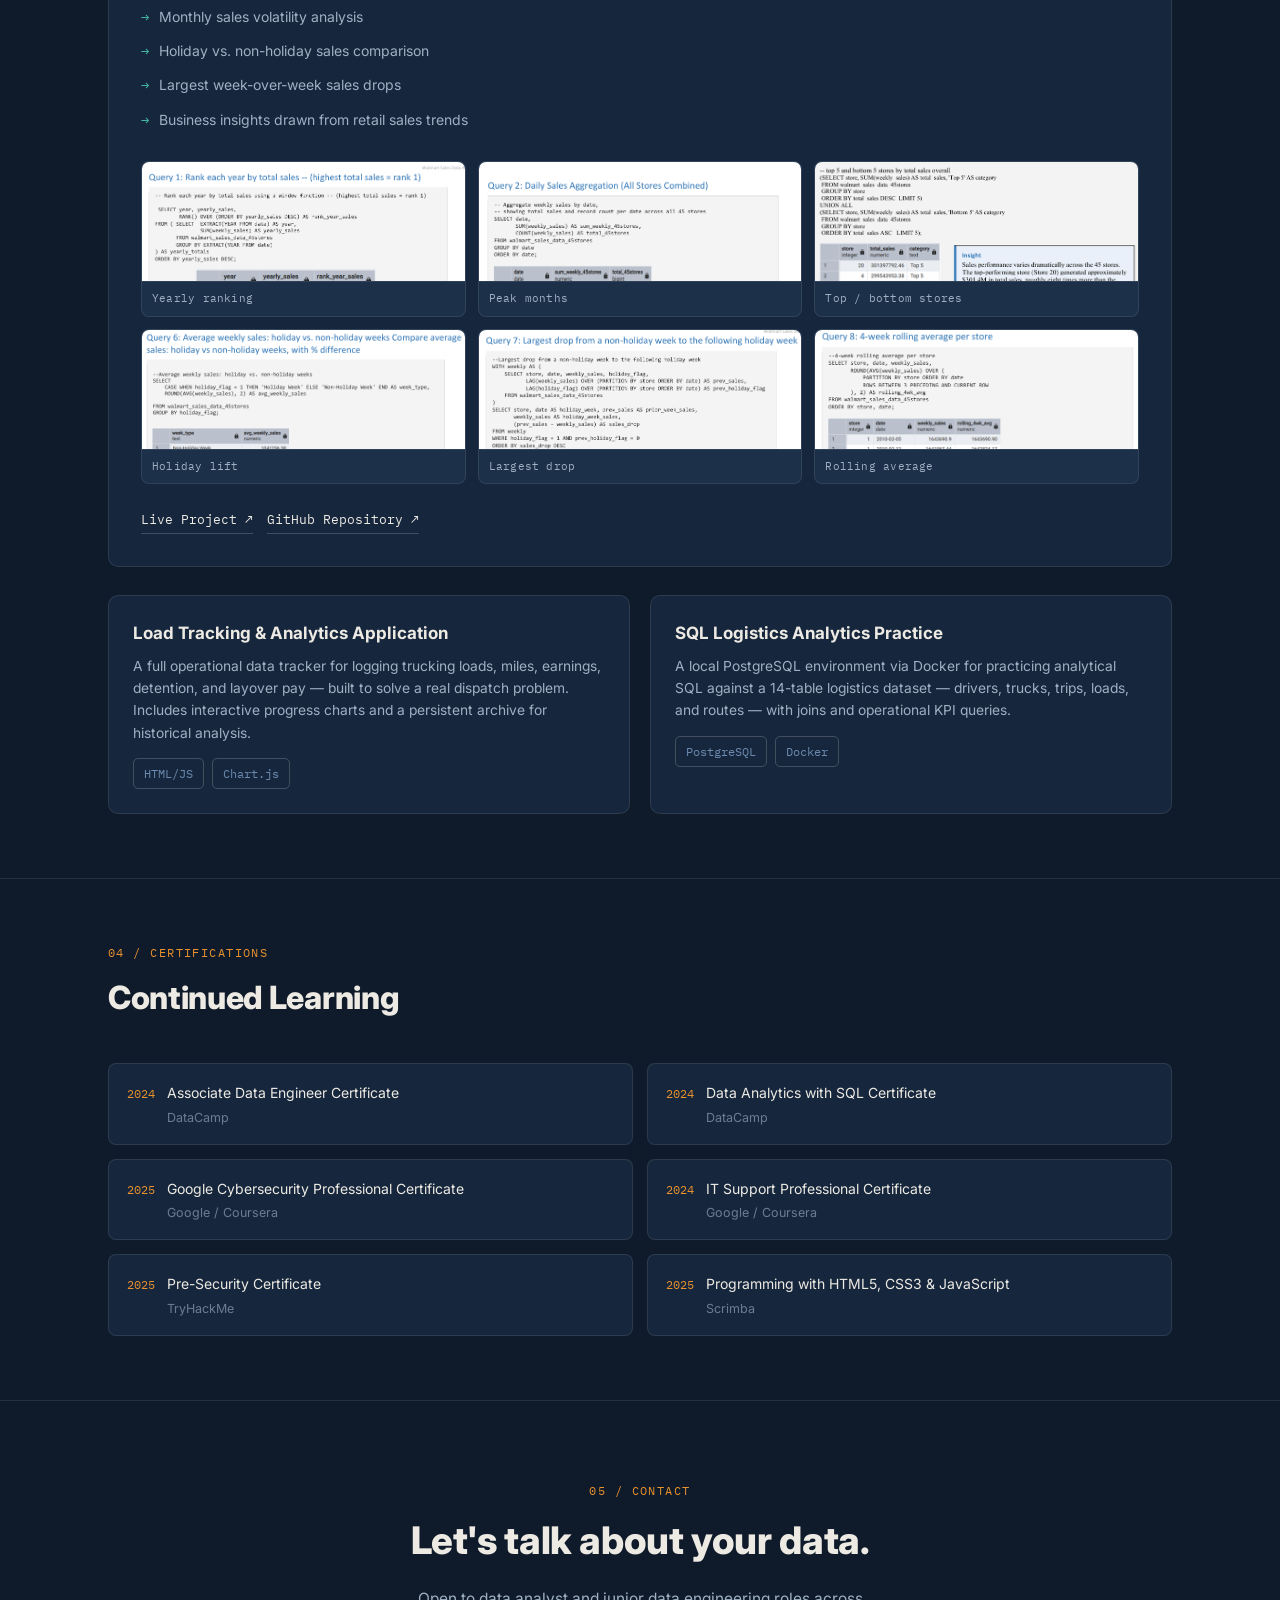
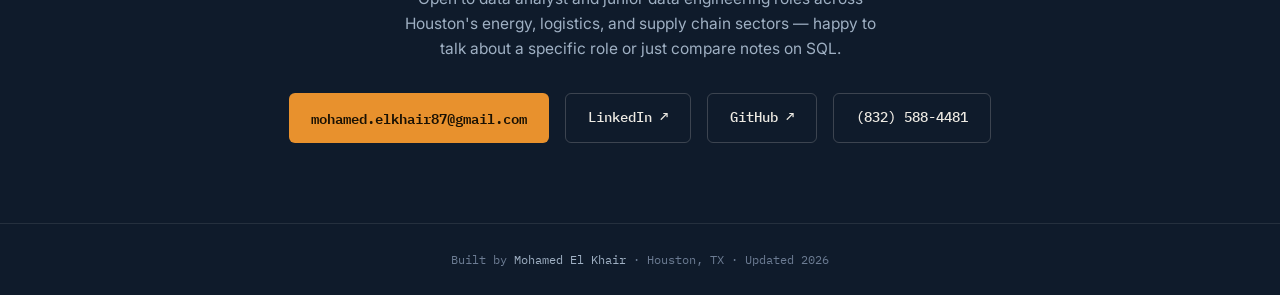
<file: index (2).html>
<!DOCTYPE html>
<html lang="en">
<head>
<meta charset="UTF-8">
<meta name="viewport" content="width=device-width, initial-scale=1.0">
<title>Mohamed El Khair — Data Analyst / Data Engineering Candidate</title>
<meta name="description" content="Portfolio of Mohamed El Khair — Data Analyst and Data Engineering candidate based in Houston, TX. SQL, Python, ETL pipelines, and logistics data projects.">
<link rel="preconnect" href="https://fonts.googleapis.com">
<link rel="preconnect" href="https://fonts.gstatic.com" crossorigin>
<link href="https://fonts.googleapis.com/css2?family=IBM+Plex+Mono:wght@400;500;600;700&family=Inter:wght@400;500;600;700;800&display=swap" rel="stylesheet">
<style>
  :root{
    --bg: #0F1B2B;
    --bg-elevated: #16273D;
    --bg-elevated-2: #1C3049;
    --accent: #E8912D;
    --accent-soft: rgba(232,145,45,0.14);
    --secondary: #6C8AAE;
    --teal: #46B8A4;
    --text: #EDEAE3;
    --text-dim: #9FB0C3;
    --text-faint: #6C7C93;
    --border: rgba(237,234,227,0.10);
    --border-strong: rgba(237,234,227,0.20);
    --font-display: 'IBM Plex Mono', 'Consolas', monospace;
    --font-body: 'Inter', -apple-system, sans-serif;
    --radius: 10px;
    --max-w: 1120px;
  }

  *{box-sizing:border-box; margin:0; padding:0;}
  html{scroll-behavior:smooth;}
  @media (prefers-reduced-motion: reduce){
    html{scroll-behavior:auto;}
    *{animation-duration:0.001ms !important; animation-iteration-count:1 !important; transition-duration:0.001ms !important;}
  }

  body{
    background:var(--bg);
    color:var(--text);
    font-family:var(--font-body);
    line-height:1.6;
    -webkit-font-smoothing:antialiased;
    overflow-x:hidden;
  }

  body::before{
    content:"";
    position:fixed;
    inset:0;
    background-image:
      radial-gradient(circle at 20% 8%, rgba(232,145,45,0.06), transparent 40%),
      radial-gradient(circle at 85% 15%, rgba(70,184,164,0.07), transparent 45%);
    pointer-events:none;
    z-index:0;
  }

  .wrap{max-width:var(--max-w); margin:0 auto; padding:0 28px; position:relative; z-index:1;}

  a{color:inherit; text-decoration:none;}

  .mono{font-family:var(--font-display);}

  /* ---------- NAV ---------- */
  header.site-nav{
    position:sticky; top:0; z-index:50;
    background:rgba(15,27,43,0.85);
    backdrop-filter:blur(10px);
    -webkit-backdrop-filter:blur(10px);
    border-bottom:1px solid var(--border);
  }
  .nav-inner{
    display:flex; align-items:center; justify-content:space-between;
    padding:16px 28px; max-width:var(--max-w); margin:0 auto;
  }
  .nav-logo{
    font-family:var(--font-display); font-weight:600; font-size:15px;
    letter-spacing:0.02em; color:var(--text);
    display:flex; align-items:center; gap:8px;
  }
  .nav-logo .dot{width:8px; height:8px; border-radius:50%; background:var(--accent); display:inline-block;}
  .nav-links{display:flex; align-items:center; gap:28px; font-size:14px;}
  .nav-links a{color:var(--text-dim); transition:color 0.2s ease; position:relative;}
  .nav-links a:hover{color:var(--accent);}
  .nav-links a:focus-visible, a:focus-visible, button:focus-visible{
    outline:2px solid var(--accent); outline-offset:3px; border-radius:2px;
  }
  .nav-cta{
    font-family:var(--font-display); font-size:13px; font-weight:500;
    padding:9px 16px; border:1px solid var(--border-strong); border-radius:6px;
    color:var(--text); transition:all 0.2s ease; white-space:nowrap;
  }
  .nav-cta:hover{border-color:var(--accent); color:var(--accent); background:var(--accent-soft);}
  .nav-toggle{display:none;}

  /* ---------- HERO ---------- */
  .hero{
    padding:88px 0 72px;
    display:grid;
    grid-template-columns:1.05fr 0.95fr;
    gap:56px;
    align-items:center;
  }
  .eyebrow{
    font-family:var(--font-display); font-size:12.5px; color:var(--accent);
    letter-spacing:0.14em; text-transform:uppercase; margin-bottom:20px;
    display:flex; align-items:center; gap:10px;
  }
  .eyebrow::before{content:""; width:22px; height:1px; background:var(--accent);}
  .hero h1{
    font-size:clamp(34px, 4.6vw, 54px); font-weight:800; line-height:1.08;
    letter-spacing:-0.02em; color:var(--text); margin-bottom:22px;
  }
  .hero h1 .hl{color:var(--accent);}
  .hero p.lede{
    font-size:17px; color:var(--text-dim); max-width:520px; margin-bottom:32px;
  }
  .hero-actions{display:flex; gap:14px; flex-wrap:wrap;}
  .btn{
    font-family:var(--font-display); font-size:13.5px; font-weight:500;
    padding:13px 22px; border-radius:6px; transition:all 0.2s ease;
    display:inline-flex; align-items:center; gap:8px;
  }
  .btn-primary{background:var(--accent); color:#1A1103; font-weight:600;}
  .btn-primary:hover{background:#F5A238; transform:translateY(-1px);}
  .btn-secondary{border:1px solid var(--border-strong); color:var(--text);}
  .btn-secondary:hover{border-color:var(--text-dim); background:rgba(255,255,255,0.03);}

  /* manifest card */
  .manifest-card{
    background:var(--bg-elevated);
    border:1px solid var(--border);
    border-radius:var(--radius);
    overflow:hidden;
    box-shadow:0 24px 60px -20px rgba(0,0,0,0.5);
  }
  .manifest-head{
    display:flex; align-items:center; gap:8px;
    padding:12px 16px; border-bottom:1px solid var(--border);
    background:var(--bg-elevated-2);
  }
  .manifest-head span.chip{width:9px; height:9px; border-radius:50%; background:var(--border-strong);}
  .manifest-head .title{
    font-family:var(--font-display); font-size:12px; color:var(--text-faint); margin-left:4px;
  }
  .manifest-body{padding:22px 20px;}
  .query-line{
    font-family:var(--font-display); font-size:13.5px; color:var(--teal);
    min-height:20px; margin-bottom:20px; word-break:break-word;
  }
  .query-line .prompt{color:var(--text-faint);}
  .query-line .cursor{display:inline-block; width:7px; height:15px; background:var(--teal); margin-left:2px; vertical-align:middle; animation:blink 1s steps(1) infinite;}
  @keyframes blink{50%{opacity:0;}}

  .manifest-table{border-top:1px dashed var(--border); padding-top:16px;}
  .manifest-row{
    display:flex; justify-content:space-between; gap:12px;
    padding:9px 0; border-bottom:1px solid var(--border);
    font-size:13.5px;
  }
  .manifest-row:last-child{border-bottom:none;}
  .manifest-row .field{font-family:var(--font-display); color:var(--text-faint); letter-spacing:0.04em;}
  .manifest-row .value{color:var(--text); font-weight:500; text-align:right;}
  .status-dot{width:7px; height:7px; border-radius:50%; background:var(--teal); display:inline-block; margin-right:7px; box-shadow:0 0 8px var(--teal);}

  /* ---------- SECTION SHARED ---------- */
  section{padding:64px 0; border-top:1px solid var(--border); position:relative; z-index:1;}
  .section-head{margin-bottom:40px;}
  .section-num{
    font-family:var(--font-display); font-size:12px; color:var(--accent);
    letter-spacing:0.12em; text-transform:uppercase; margin-bottom:10px;
  }
  .section-title{font-size:clamp(24px,3vw,32px); font-weight:800; letter-spacing:-0.01em;}
  .section-sub{color:var(--text-dim); margin-top:10px; max-width:640px; font-size:15px;}

  .reveal{opacity:0; transform:translateY(18px); transition:opacity 0.6s ease, transform 0.6s ease;}
  .reveal.in{opacity:1; transform:translateY(0);}

  /* ---------- ABOUT ---------- */
  .about-grid{display:grid; grid-template-columns:1.3fr 1fr; gap:48px;}
  .about-grid p{color:var(--text-dim); font-size:15.5px; margin-bottom:16px;}
  .about-grid p strong{color:var(--text); font-weight:600;}
  .skill-group{margin-bottom:22px;}
  .skill-group h4{
    font-family:var(--font-display); font-size:11.5px; color:var(--text-faint);
    text-transform:uppercase; letter-spacing:0.1em; margin-bottom:10px;
  }
  .tag-row{display:flex; flex-wrap:wrap; gap:8px;}
  .tag{
    font-family:var(--font-display); font-size:12.5px; padding:6px 11px;
    border:1px solid var(--border-strong); border-radius:5px; color:var(--text-dim);
    background:rgba(255,255,255,0.02);
  }

  /* ---------- EXPERIENCE ---------- */
  .exp-item{
    display:grid; grid-template-columns:150px 1fr; gap:24px;
    padding:22px 0; border-bottom:1px solid var(--border);
  }
  .exp-item:last-child{border-bottom:none;}
  .exp-date{font-family:var(--font-display); font-size:12.5px; color:var(--text-faint); padding-top:2px;}
  .exp-date .current{color:var(--teal);}
  .exp-role{font-size:16.5px; font-weight:700; margin-bottom:3px;}
  .exp-company{font-size:13.5px; color:var(--accent); margin-bottom:10px; font-family:var(--font-display);}
  .exp-desc{color:var(--text-dim); font-size:14.5px; max-width:640px;}

  /* ---------- PROJECTS ---------- */
  .project-featured{
    background:var(--bg-elevated);
    border:1px solid var(--border);
    border-radius:var(--radius);
    overflow:hidden;
    margin-bottom:28px;
  }
  .project-featured img{width:100%; display:block; border-bottom:1px solid var(--border);}
  .project-featured-body{padding:32px;}
  .project-tag{
    display:inline-block; font-family:var(--font-display); font-size:11px;
    color:var(--accent); background:var(--accent-soft); padding:4px 10px;
    border-radius:4px; letter-spacing:0.08em; text-transform:uppercase; margin-bottom:14px;
  }
  .project-featured h3{font-size:24px; font-weight:800; margin-bottom:10px;}
  .project-featured p.summary{color:var(--text-dim); font-size:15px; margin-bottom:18px; max-width:680px;}
  .stack-row{display:flex; flex-wrap:wrap; gap:8px; margin-bottom:22px;}
  .stack-chip{
    font-family:var(--font-display); font-size:12px; color:var(--secondary);
    border:1px solid var(--border-strong); padding:5px 10px; border-radius:5px;
  }
  .insight-list{list-style:none; margin-bottom:24px;}
  .insight-list li{
    display:flex; gap:10px; font-size:14px; color:var(--text-dim); padding:6px 0;
  }
  .insight-list li::before{content:"→"; color:var(--teal); font-family:var(--font-display); flex-shrink:0;}

  .gallery-grid{
    display:grid; grid-template-columns:repeat(3, 1fr); gap:12px; margin-bottom:26px;
  }
  .gallery-item{
    display:block; position:relative; border:1px solid var(--border); border-radius:8px;
    overflow:hidden; background:var(--bg-elevated-2); transition:border-color 0.2s ease, transform 0.2s ease;
  }
  .gallery-item:hover{border-color:var(--accent); transform:translateY(-2px);}
  .gallery-item img{
    width:100%; height:120px; object-fit:cover; object-position:top; display:block;
    border-bottom:1px solid var(--border);
  }
  .gallery-item span{
    display:block; font-family:var(--font-display); font-size:11px; color:var(--text-dim);
    padding:8px 10px; letter-spacing:0.02em;
  }
  .project-links{display:flex; gap:14px; flex-wrap:wrap;}
  .project-link{
    font-family:var(--font-display); font-size:13px; color:var(--text);
    border-bottom:1px solid var(--border-strong); padding-bottom:2px; transition:all 0.2s ease;
  }
  .project-link:hover{color:var(--accent); border-color:var(--accent);}

  .project-grid{display:grid; grid-template-columns:1fr 1fr; gap:20px;}
  .project-card{
    background:var(--bg-elevated); border:1px solid var(--border); border-radius:var(--radius);
    padding:24px; transition:border-color 0.2s ease, transform 0.2s ease;
  }
  .project-card:hover{border-color:var(--border-strong); transform:translateY(-2px);}
  .project-card h4{font-size:17px; font-weight:700; margin-bottom:8px;}
  .project-card p{color:var(--text-dim); font-size:13.8px; margin-bottom:14px;}
  .project-card .stack-row{margin-bottom:0;}

  /* ---------- CERTS ---------- */
  .cert-grid{display:grid; grid-template-columns:repeat(2, 1fr); gap:14px;}
  .cert-item{
    display:flex; align-items:baseline; gap:12px; padding:16px 18px;
    border:1px solid var(--border); border-radius:8px; background:var(--bg-elevated);
  }
  .cert-year{font-family:var(--font-display); font-size:12px; color:var(--accent); flex-shrink:0;}
  .cert-name{font-size:14px; color:var(--text);}
  .cert-issuer{font-size:12.5px; color:var(--text-faint); display:block; margin-top:2px;}

  /* ---------- CONTACT / FOOTER ---------- */
  .contact-section{
    padding:80px 0; text-align:center; border-top:1px solid var(--border);
  }
  .contact-section .section-num{justify-content:center; display:flex;}
  .contact-section h2{font-size:clamp(26px,4vw,38px); font-weight:800; margin-bottom:16px; letter-spacing:-0.01em;}
  .contact-section p{color:var(--text-dim); max-width:480px; margin:0 auto 32px; font-size:15.5px;}
  .contact-links{display:flex; justify-content:center; gap:16px; flex-wrap:wrap;}

  footer{
    border-top:1px solid var(--border); padding:26px 0; text-align:center;
  }
  footer p{font-family:var(--font-display); font-size:12px; color:var(--text-faint);}
  footer p a{color:var(--text-dim);}
  footer p a:hover{color:var(--accent);}

  /* ---------- RESPONSIVE ---------- */
  @media (max-width:860px){
    .hero{grid-template-columns:1fr; padding-top:56px;}
    .about-grid{grid-template-columns:1fr;}
    .project-grid{grid-template-columns:1fr;}
    .cert-grid{grid-template-columns:1fr;}
    .gallery-grid{grid-template-columns:repeat(2, 1fr);}
    .nav-links{display:none;}
    .nav-cta{display:none;}
  }
  @media (max-width:560px){
    .exp-item{grid-template-columns:1fr; gap:6px;}
    .wrap{padding:0 20px;}
    .manifest-row{flex-direction:column; gap:2px;}
    .manifest-row .value{text-align:left;}
  }
</style>
</head>
<body>

<header class="site-nav">
  <div class="nav-inner">
    <a href="#top" class="nav-logo"><span class="dot"></span>M. EL KHAIR</a>
    <nav class="nav-links">
      <a href="#about">About</a>
      <a href="#experience">Experience</a>
      <a href="#projects">Projects</a>
      <a href="#certifications">Certifications</a>
      <a href="#contact">Contact</a>
    </nav>
    <a class="nav-cta" href="mailto:mohamed.elkhair87@gmail.com">Get in touch</a>
  </div>
</header>

<main id="top">
  <div class="wrap">
    <section class="hero" style="border-top:none; padding-bottom:56px;">
      <div>
        <div class="eyebrow">Houston, TX — Open to opportunities</div>
        <h1>Driving trucks by day. <span class="hl">Building a data career by night.</span></h1>
        <p class="lede">I spent years managing geophysical data for oil &amp; gas and working hands-on in logistics
        and trucking operations. Today I drive long-haul routes — and use the hours in between to build the SQL,
        Python, and data engineering skills for the career I'm moving toward, one certification and one project
        at a time.</p>
        <div class="hero-actions">
          <a class="btn btn-primary" href="#projects">View projects</a>
          <a class="btn btn-secondary" href="https://github.com/Simohjc" target="_blank" rel="noopener">GitHub ↗</a>
          <a class="btn btn-secondary" href="https://www.linkedin.com/in/mohamed-elkhair/" target="_blank" rel="noopener">LinkedIn ↗</a>
        </div>
      </div>

      <div class="manifest-card">
        <div class="manifest-head">
          <span class="chip"></span><span class="chip"></span><span class="chip"></span>
          <span class="title">candidate_profile.sql</span>
        </div>
        <div class="manifest-body">
          <div class="query-line" id="typedQuery"><span class="prompt">--</span> <span id="typedText"></span><span class="cursor"></span></div>
          <div class="manifest-table">
            <div class="manifest-row"><span class="field">NAME</span><span class="value">Mohamed El Khair</span></div>
            <div class="manifest-row"><span class="field">CURRENT</span><span class="value">Truck Driver</span></div>
            <div class="manifest-row"><span class="field">BACKGROUND</span><span class="value">Oil &amp; Gas Data Mgmt</span></div>
            <div class="manifest-row"><span class="field">TARGET</span><span class="value">Data Analyst / Engineer</span></div>
            <div class="manifest-row"><span class="field">STACK</span><span class="value">SQL · Python · Docker</span></div>
            <div class="manifest-row"><span class="field">STATUS</span><span class="value"><span class="status-dot"></span>Actively building</span></div>
          </div>
        </div>
      </div>
    </section>
  </div>

  <section id="about">
    <div class="wrap">
      <div class="section-head reveal">
        <div class="section-num">01 / About</div>
        <div class="section-title">My Path</div>
      </div>
      <div class="about-grid reveal">
        <div>
          <p><span class="mono" style="color:var(--accent); font-size:12px; letter-spacing:0.08em;">WHERE I STARTED</span><br>
          I spent years as a <strong>Computer &amp; Data Management Specialist at Katalyst Data Management</strong>,
          managing and quality-checking large volumes of geophysical and seismic data for oil &amp; gas clients —
          work that's directly analogous to production data pipeline validation. Before that, I worked hands-on in
          logistics and trucking operations, which gave me a close-up view of how messy operational data really is:
          load tracking, dispatch records, route data.</p>
          <p><span class="mono" style="color:var(--accent); font-size:12px; letter-spacing:0.08em;">WHERE I AM NOW</span><br>
          I currently drive trucks for a living. It's not a detour from data — it's where the motivation comes from.
          I spend my hours on the road thinking through the same operational problems I used to manage on paper:
          load data, dispatch inefficiencies, route patterns. In the time around driving, I've earned certifications
          in data engineering, SQL, and cybersecurity, and I've started building real SQL and Python projects — like
          the Walmart sales analysis below — to turn that instinct into a practiced skill.</p>
          <p><span class="mono" style="color:var(--accent); font-size:12px; letter-spacing:0.08em;">WHERE I'M HEADED</span><br>
          I'm working toward <strong>data analyst and junior data engineering roles</strong> in Houston's energy,
          logistics, and supply chain sectors — industries I already understand from the inside, and now want to
          understand through the data.</p>
        </div>
        <div>
          <div class="skill-group">
            <h4>Data &amp; Analytics</h4>
            <div class="tag-row">
              <span class="tag">SQL / PostgreSQL</span>
              <span class="tag">Python (pandas)</span>
              <span class="tag">Excel</span>
              <span class="tag">Power BI — in progress</span>
            </div>
          </div>
          <div class="skill-group">
            <h4>Data Engineering</h4>
            <div class="tag-row">
              <span class="tag">ETL Pipelines</span>
              <span class="tag">Data Quality Control</span>
              <span class="tag">Data Migration</span>
              <span class="tag">Docker</span>
              <span class="tag">Git</span>
            </div>
          </div>
          <div class="skill-group">
            <h4>Development</h4>
            <div class="tag-row">
              <span class="tag">JavaScript</span>
              <span class="tag">React</span>
              <span class="tag">HTML / CSS</span>
              <span class="tag">VS Code</span>
            </div>
          </div>
          <div class="skill-group">
            <h4>Domain Expertise</h4>
            <div class="tag-row">
              <span class="tag">Logistics &amp; Supply Chain</span>
              <span class="tag">Trucking / Dispatch</span>
              <span class="tag">Oil &amp; Gas Data Mgmt</span>
            </div>
          </div>
        </div>
      </div>
    </div>
  </section>

  <section id="experience">
    <div class="wrap">
      <div class="section-head reveal">
        <div class="section-num">02 / Experience</div>
        <div class="section-title">Work History</div>
      </div>
      <div class="reveal">
        <div class="exp-item">
          <div class="exp-date"><span class="current">Present</span></div>
          <div>
            <div class="exp-role">Truck Driver</div>
            <div class="exp-company">Houston, TX</div>
            <div class="exp-desc">Driving long-haul routes while building a data analyst / data engineering skill
            set on the side — completing certifications and hands-on SQL and Python projects between routes.</div>
          </div>
        </div>
        <div class="exp-item">
          <div class="exp-date">Jan 2023 — <span class="mono" style="color:var(--text-faint);">Oct 2025</span></div>
          <div>
            <div class="exp-role">Computer &amp; Data Management Specialist</div>
            <div class="exp-company">Katalyst Data Management, Houston, TX</div>
            <div class="exp-desc">Managed and maintained large volumes of geophysical and seismic data for oil &amp; gas
            clients, ensuring data integrity across enterprise systems. Performed data quality control, verification,
            and cleanup, and collaborated with cross-functional teams on data loading, format conversion, and
            migration projects.</div>
          </div>
        </div>
        <div class="exp-item">
          <div class="exp-date">Jan 2022 — Jan 2023</div>
          <div>
            <div class="exp-role">Software Developer</div>
            <div class="exp-company">Freelance, Houston, TX</div>
            <div class="exp-desc">Designed and built responsive web applications using HTML, CSS, JavaScript, and
            React, with a focus on clean code and data-driven UI components.</div>
          </div>
        </div>
        <div class="exp-item">
          <div class="exp-date">May 2022 — Dec 2022</div>
          <div>
            <div class="exp-role">IT Operations Support</div>
            <div class="exp-company">McDonald's Office, Houston, TX</div>
            <div class="exp-desc">Maintained network infrastructure and managed technology systems across
            locations, ensuring uptime and timely issue resolution.</div>
          </div>
        </div>
        <div class="exp-item">
          <div class="exp-date">Dec 2021 — May 2022</div>
          <div>
            <div class="exp-role">Technical Support Specialist</div>
            <div class="exp-company">CSAT Solution, Houston, TX</div>
            <div class="exp-desc">Diagnosed and resolved hardware, software, and connectivity issues for
            enterprise clients, developing systematic troubleshooting skills applicable to data infrastructure
            support.</div>
          </div>
        </div>
      </div>
    </div>
  </section>

  <section id="projects">
    <div class="wrap">
      <div class="section-head reveal">
        <div class="section-num">03 / Projects</div>
        <div class="section-title">Selected Work</div>
        <p class="section-sub">SQL, Python, and data pipeline projects — built to practice turning raw datasets
        into answers a business could actually use.</p>
      </div>

      <div class="project-featured reveal">
        <div class="project-featured-body">
          <span class="project-tag">Featured Project — My First End-to-End SQL Portfolio Project</span>
          <h3>Walmart Sales Data Analysis</h3>
          <p class="summary">A complete SQL portfolio project analyzing Walmart sales data with PostgreSQL to
          uncover real business insights. This one pushed me through the full analytics process — understanding
          a messy real-world dataset, writing the SQL to answer specific business questions, and communicating
          the results in a professional write-up rather than just dumping query output.</p>

          <div class="stack-row">
            <span class="stack-chip">PostgreSQL</span>
            <span class="stack-chip">SQL</span>
            <span class="stack-chip">Window Functions</span>
            <span class="stack-chip">DENSE_RANK / LAG</span>
            <span class="stack-chip">Aggregate Functions</span>
            <span class="stack-chip">CASE Statements</span>
          </div>

          <h4 style="font-family:var(--font-display); font-size:12px; color:var(--text-faint); text-transform:uppercase; letter-spacing:0.1em; margin-bottom:12px;">What I Explored</h4>
          <ul class="insight-list">
            <li>Yearly sales ranking across stores using window functions</li>
            <li>Daily and weekly sales aggregation</li>
            <li>Highest-performing sales weeks by month</li>
            <li>Yearly sales highs and lows</li>
            <li>Monthly sales volatility analysis</li>
            <li>Holiday vs. non-holiday sales comparison</li>
            <li>Largest week-over-week sales drops</li>
            <li>Business insights drawn from retail sales trends</li>
          </ul>

          <div class="gallery-grid">
            <a class="gallery-item" href="img/query1.png" target="_blank" rel="noopener">
              <img src="img/query1.png" alt="Query result: yearly sales ranked with a window function">
              <span>Yearly ranking</span>
            </a>
            <a class="gallery-item" href="img/query2.png" target="_blank" rel="noopener">
              <img src="img/query2.png" alt="Query result: top 3 highest sales months">
              <span>Peak months</span>
            </a>
            <a class="gallery-item" href="img/query3.png" target="_blank" rel="noopener">
              <img src="img/query3.png" alt="Query result: top 5 and bottom 5 stores by total sales">
              <span>Top / bottom stores</span>
            </a>
            <a class="gallery-item" href="img/query4.png" target="_blank" rel="noopener">
              <img src="img/query4.png" alt="Query result: holiday vs non-holiday average sales">
              <span>Holiday lift</span>
            </a>
            <a class="gallery-item" href="img/query5.png" target="_blank" rel="noopener">
              <img src="img/query5.png" alt="Query result: largest week-over-week sales drop using LAG">
              <span>Largest drop</span>
            </a>
            <a class="gallery-item" href="img/query6.png" target="_blank" rel="noopener">
              <img src="img/query6.png" alt="Query result: 4-week rolling average per store">
              <span>Rolling average</span>
            </a>
          </div>

          <div class="project-links">
            <a class="project-link" href="https://simohjc.github.io/walmart_data_analysis_project/" target="_blank" rel="noopener">Live Project ↗</a>
            <a class="project-link" href="https://github.com/Simohjc/walmart_data_analysis_project" target="_blank" rel="noopener">GitHub Repository ↗</a>
          </div>
        </div>
      </div>

      <div class="project-grid">
        <div class="project-card">
          <h4>Load Tracking &amp; Analytics Application</h4>
          <p>A full operational data tracker for logging trucking loads, miles, earnings, detention, and
          layover pay — built to solve a real dispatch problem. Includes interactive progress charts and a
          persistent archive for historical analysis.</p>
          <div class="stack-row">
            <span class="stack-chip">HTML/JS</span>
            <span class="stack-chip">Chart.js</span>
          </div>
        </div>
        <div class="project-card">
          <h4>SQL Logistics Analytics Practice</h4>
          <p>A local PostgreSQL environment via Docker for practicing analytical SQL against a 14-table
          logistics dataset — drivers, trucks, trips, loads, and routes — with joins and operational KPI
          queries.</p>
          <div class="stack-row">
            <span class="stack-chip">PostgreSQL</span>
            <span class="stack-chip">Docker</span>
          </div>
        </div>
      </div>
    </div>
  </section>

  <section id="certifications">
    <div class="wrap">
      <div class="section-head reveal">
        <div class="section-num">04 / Certifications</div>
        <div class="section-title">Continued Learning</div>
      </div>
      <div class="cert-grid reveal">
        <div class="cert-item">
          <span class="cert-year mono">2024</span>
          <div><span class="cert-name">Associate Data Engineer Certificate</span><span class="cert-issuer">DataCamp</span></div>
        </div>
        <div class="cert-item">
          <span class="cert-year mono">2024</span>
          <div><span class="cert-name">Data Analytics with SQL Certificate</span><span class="cert-issuer">DataCamp</span></div>
        </div>
        <div class="cert-item">
          <span class="cert-year mono">2025</span>
          <div><span class="cert-name">Google Cybersecurity Professional Certificate</span><span class="cert-issuer">Google / Coursera</span></div>
        </div>
        <div class="cert-item">
          <span class="cert-year mono">2024</span>
          <div><span class="cert-name">IT Support Professional Certificate</span><span class="cert-issuer">Google / Coursera</span></div>
        </div>
        <div class="cert-item">
          <span class="cert-year mono">2025</span>
          <div><span class="cert-name">Pre-Security Certificate</span><span class="cert-issuer">TryHackMe</span></div>
        </div>
        <div class="cert-item">
          <span class="cert-year mono">2025</span>
          <div><span class="cert-name">Programming with HTML5, CSS3 &amp; JavaScript</span><span class="cert-issuer">Scrimba</span></div>
        </div>
      </div>
    </div>
  </section>

  <section id="contact" class="contact-section">
    <div class="wrap">
      <div class="section-num mono">05 / Contact</div>
      <h2>Let's talk about your data.</h2>
      <p>Open to data analyst and junior data engineering roles across Houston's energy, logistics,
      and supply chain sectors — happy to talk about a specific role or just compare notes on SQL.</p>
      <div class="contact-links">
        <a class="btn btn-primary" href="mailto:mohamed.elkhair87@gmail.com">mohamed.elkhair87@gmail.com</a>
        <a class="btn btn-secondary" href="https://www.linkedin.com/in/mohamed-elkhair/" target="_blank" rel="noopener">LinkedIn ↗</a>
        <a class="btn btn-secondary" href="https://github.com/Simohjc" target="_blank" rel="noopener">GitHub ↗</a>
        <a class="btn btn-secondary" href="tel:+18325884481">(832) 588-4481</a>
      </div>
    </div>
  </section>
</main>

<footer>
  <p>Built by <a href="https://github.com/Simohjc" target="_blank" rel="noopener">Mohamed El Khair</a> · Houston, TX · Updated 2026</p>
</footer>

<script>
  // Typing effect for the hero manifest query line
  (function(){
    var text = "SELECT next_role FROM career WHERE current = 'truck_driver';";
    var el = document.getElementById('typedText');
    if(!el) return;
    var reduced = window.matchMedia('(prefers-reduced-motion: reduce)').matches;
    if(reduced){ el.textContent = text; return; }
    var i = 0;
    function type(){
      if(i <= text.length){
        el.textContent = text.slice(0, i);
        i++;
        setTimeout(type, 32);
      }
    }
    type();
  })();

  // Scroll reveal
  (function(){
    var items = document.querySelectorAll('.reveal');
    if(!('IntersectionObserver' in window)){
      items.forEach(function(el){ el.classList.add('in'); });
      return;
    }
    var obs = new IntersectionObserver(function(entries){
      entries.forEach(function(entry){
        if(entry.isIntersecting){
          entry.target.classList.add('in');
          obs.unobserve(entry.target);
        }
      });
    }, {threshold:0.12});
    items.forEach(function(el){ obs.observe(el); });
  })();
</script>

</body>
</html>
</file>
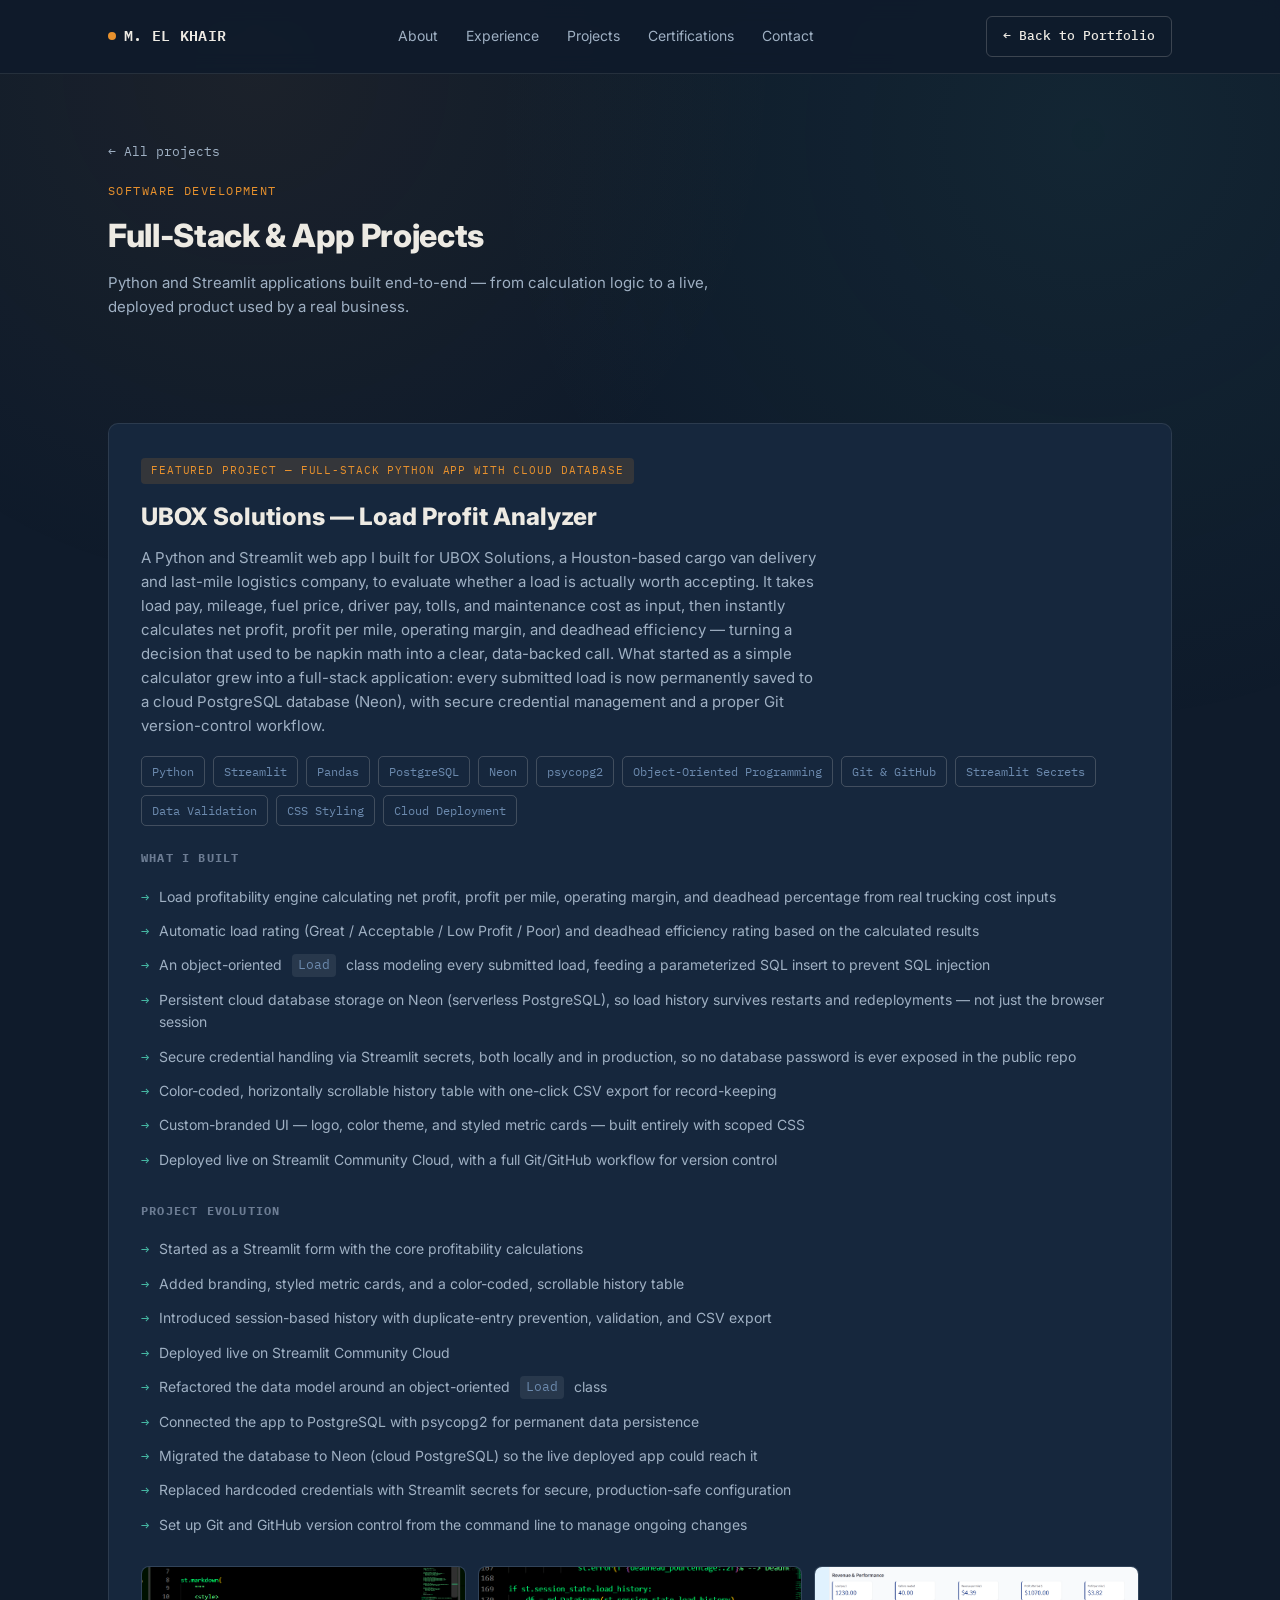
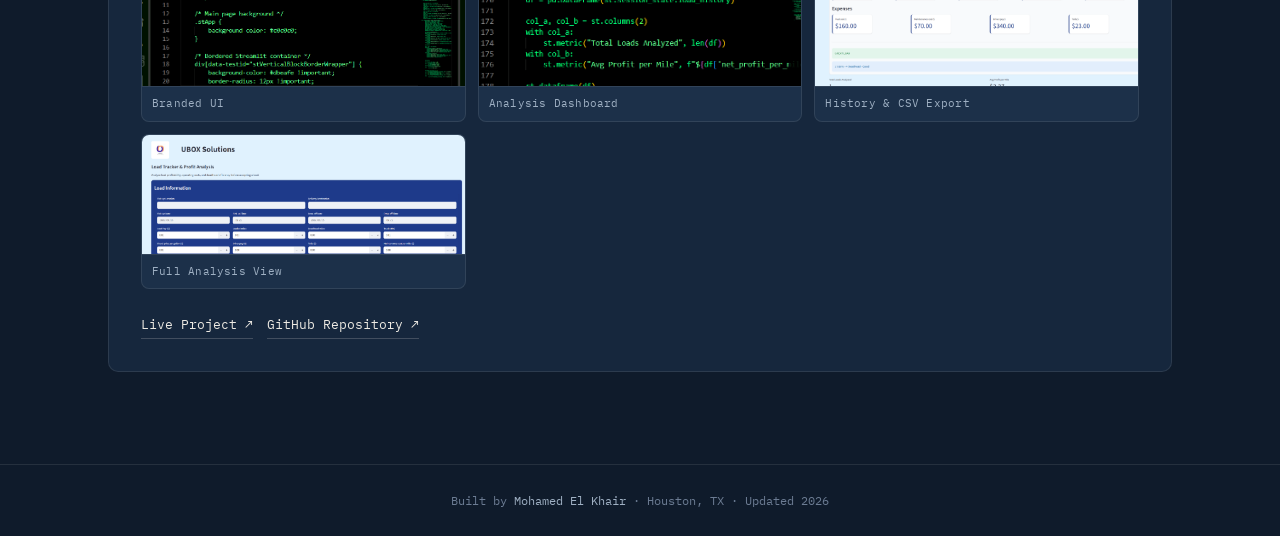
<file: software-development.html>
<!DOCTYPE html>
<html lang="en">
<head>
<meta charset="UTF-8">
<meta name="viewport" content="width=device-width, initial-scale=1.0">
<title>Software Development Projects — Mohamed El Khair</title>
<meta name="description" content="Full-stack and app development projects by Mohamed El Khair — Python, Streamlit, and web applications.">
<link rel="preconnect" href="https://fonts.googleapis.com">
<link rel="preconnect" href="https://fonts.gstatic.com" crossorigin>
<link href="https://fonts.googleapis.com/css2?family=IBM+Plex+Mono:wght@400;500;600;700&family=Inter:wght@400;500;600;700;800&display=swap" rel="stylesheet">
<link rel="stylesheet" href="style.css">
</head>
<body>

<header class="site-nav">
  <div class="nav-inner">
    <a href="index.html" class="nav-logo"><span class="dot"></span>M. EL KHAIR</a>
    <nav class="nav-links">
      <a href="index.html#about">About</a>
      <a href="index.html#experience">Experience</a>
      <a href="index.html#projects">Projects</a>
      <a href="index.html#certifications">Certifications</a>
      <a href="index.html#contact">Contact</a>
    </nav>
    <a class="nav-cta" href="index.html">← Back to Portfolio</a>
  </div>
</header>

<main>
  <section style="border-top:none; padding-bottom:24px;">
    <div class="wrap">
      <a class="back-link" href="index.html#projects">← All projects</a>
      <div class="section-head reveal" style="margin-bottom:16px;">
        <div class="section-num">Software Development</div>
        <div class="section-title">Full-Stack &amp; App Projects</div>
        <p class="section-sub">Python and Streamlit applications built end-to-end — from calculation logic
        to a live, deployed product used by a real business.</p>
      </div>
    </div>
  </section>

  <section style="border-top:none;">
    <div class="wrap">

      <!-- =========================================================
           UBOX SOLUTIONS — LOAD PROFIT ANALYZER
      ========================================================= -->

      <div class="project-featured reveal">
        <div class="project-featured-body">
          <span class="project-tag">Featured Project — Full-Stack Python App with Cloud Database</span>
          <h3>UBOX Solutions — Load Profit Analyzer</h3>
          <p class="summary">A Python and Streamlit web app I built for UBOX Solutions, a Houston-based cargo
          van delivery and last-mile logistics company, to evaluate whether a load is actually worth accepting.
          It takes load pay, mileage, fuel price, driver pay, tolls, and maintenance cost as input, then instantly
          calculates net profit, profit per mile, operating margin, and deadhead efficiency — turning a decision
          that used to be napkin math into a clear, data-backed call. What started as a simple calculator grew
          into a full-stack application: every submitted load is now permanently saved to a cloud PostgreSQL
          database (Neon), with secure credential management and a proper Git version-control workflow.</p>

          <div class="stack-row">
            <span class="stack-chip">Python</span>
            <span class="stack-chip">Streamlit</span>
            <span class="stack-chip">Pandas</span>
            <span class="stack-chip">PostgreSQL</span>
            <span class="stack-chip">Neon</span>
            <span class="stack-chip">psycopg2</span>
            <span class="stack-chip">Object-Oriented Programming</span>
            <span class="stack-chip">Git &amp; GitHub</span>
            <span class="stack-chip">Streamlit Secrets</span>
            <span class="stack-chip">Data Validation</span>
            <span class="stack-chip">CSS Styling</span>
            <span class="stack-chip">Cloud Deployment</span>
          </div>

          <h4 style="font-family:var(--font-display); font-size:12px; color:var(--text-faint); text-transform:uppercase; letter-spacing:0.1em; margin-bottom:12px;">What I Built</h4>
          <ul class="insight-list">
            <li>Load profitability engine calculating net profit, profit per mile, operating margin, and deadhead percentage from real trucking cost inputs</li>
            <li>Automatic load rating (Great / Acceptable / Low Profit / Poor) and deadhead efficiency rating based on the calculated results</li>
            <li>An object-oriented <code>Load</code> class modeling every submitted load, feeding a parameterized SQL insert to prevent SQL injection</li>
            <li>Persistent cloud database storage on Neon (serverless PostgreSQL), so load history survives restarts and redeployments — not just the browser session</li>
            <li>Secure credential handling via Streamlit secrets, both locally and in production, so no database password is ever exposed in the public repo</li>
            <li>Color-coded, horizontally scrollable history table with one-click CSV export for record-keeping</li>
            <li>Custom-branded UI — logo, color theme, and styled metric cards — built entirely with scoped CSS</li>
            <li>Deployed live on Streamlit Community Cloud, with a full Git/GitHub workflow for version control</li>
          </ul>

          <h4 style="font-family:var(--font-display); font-size:12px; color:var(--text-faint); text-transform:uppercase; letter-spacing:0.1em; margin:20px 0 12px;">Project Evolution</h4>
          <ul class="insight-list">
            <li>Started as a Streamlit form with the core profitability calculations</li>
            <li>Added branding, styled metric cards, and a color-coded, scrollable history table</li>
            <li>Introduced session-based history with duplicate-entry prevention, validation, and CSV export</li>
            <li>Deployed live on Streamlit Community Cloud</li>
            <li>Refactored the data model around an object-oriented <code>Load</code> class</li>
            <li>Connected the app to PostgreSQL with psycopg2 for permanent data persistence</li>
            <li>Migrated the database to Neon (cloud PostgreSQL) so the live deployed app could reach it</li>
            <li>Replaced hardcoded credentials with Streamlit secrets for secure, production-safe configuration</li>
            <li>Set up Git and GitHub version control from the command line to manage ongoing changes</li>
          </ul>

          <div class="gallery-grid">
            <a class="gallery-item" href="img/ubox1.png" target="_blank" rel="noopener">
              <img src="img/ubox1.png" alt="UBOX Load Profit Analyzer branded UI with Load Information form">
              <span>Branded UI</span>
            </a>
            <a class="gallery-item" href="img/ubox2.png" target="_blank" rel="noopener">
              <img src="img/ubox2.png" alt="Load Analysis dashboard with metric cards">
              <span>Analysis Dashboard</span>
            </a>
            <a class="gallery-item" href="img/ubox3.png" target="_blank" rel="noopener">
              <img src="img/ubox3.png" alt="Load history table with CSV export">
              <span>History &amp; CSV Export</span>
            </a>
            <a class="gallery-item" href="img/ubox4.png" target="_blank" rel="noopener">
              <img src="img/ubox4.png" alt="Full analysis view with dashboard, load rating, and color-coded history table">
              <span>Full Analysis View</span>
            </a>
          </div>

          <div class="project-links">
            <a class="project-link" href="https://ubox-solutions-load-profit-analyzer-mfdxvubiu267xohphbg4ma.streamlit.app/" target="_blank" rel="noopener">Live Project ↗</a>
            <a class="project-link" href="https://github.com/Simohjc/UBOX-Solutions-Load-Profit-Analyzer" target="_blank" rel="noopener">GitHub Repository ↗</a>
          </div>
        </div>
      </div>

    </div>
  </section>
</main>

<footer>
  <p>Built by <a href="https://github.com/Simohjc" target="_blank" rel="noopener">Mohamed El Khair</a> · Houston, TX · Updated 2026</p>
</footer>

<script>
  (function(){
    var items = document.querySelectorAll('.reveal');
    if(!('IntersectionObserver' in window)){
      items.forEach(function(el){ el.classList.add('in'); });
      return;
    }
    var obs = new IntersectionObserver(function(entries){
      entries.forEach(function(entry){
        if(entry.isIntersecting){
          entry.target.classList.add('in');
          obs.unobserve(entry.target);
        }
      });
    }, {threshold:0.12});
    items.forEach(function(el){ obs.observe(el); });
  })();
</script>

</body>
</html>
</file>
<file: style.css>
:root{
    --bg: #0F1B2B;
    --bg-elevated: #16273D;
    --bg-elevated-2: #1C3049;
    --accent: #E8912D;
    --accent-soft: rgba(232,145,45,0.14);
    --secondary: #6C8AAE;
    --teal: #46B8A4;
    --text: #EDEAE3;
    --text-dim: #9FB0C3;
    --text-faint: #6C7C93;
    --border: rgba(237,234,227,0.10);
    --border-strong: rgba(237,234,227,0.20);
    --font-display: 'IBM Plex Mono', 'Consolas', monospace;
    --font-body: 'Inter', -apple-system, sans-serif;
    --radius: 10px;
    --max-w: 1120px;
  }

  *{box-sizing:border-box; margin:0; padding:0;}
  html{scroll-behavior:smooth;}
  @media (prefers-reduced-motion: reduce){
    html{scroll-behavior:auto;}
    *{animation-duration:0.001ms !important; animation-iteration-count:1 !important; transition-duration:0.001ms !important;}
  }

  body{
    background:var(--bg);
    color:var(--text);
    font-family:var(--font-body);
    line-height:1.6;
    -webkit-font-smoothing:antialiased;
    overflow-x:hidden;
  }

  body::before{
    content:"";
    position:fixed;
    inset:0;
    background-image:
      radial-gradient(circle at 20% 8%, rgba(232,145,45,0.06), transparent 40%),
      radial-gradient(circle at 85% 15%, rgba(70,184,164,0.07), transparent 45%);
    pointer-events:none;
    z-index:0;
  }

  .wrap{max-width:var(--max-w); margin:0 auto; padding:0 28px; position:relative; z-index:1;}

  a{color:inherit; text-decoration:none;}

  .mono{font-family:var(--font-display);}

  /* ---------- NAV ---------- */
  header.site-nav{
    position:sticky; top:0; z-index:50;
    background:rgba(15,27,43,0.85);
    backdrop-filter:blur(10px);
    -webkit-backdrop-filter:blur(10px);
    border-bottom:1px solid var(--border);
  }
  .nav-inner{
    display:flex; align-items:center; justify-content:space-between;
    padding:16px 28px; max-width:var(--max-w); margin:0 auto;
  }
  .nav-logo{
    font-family:var(--font-display); font-weight:600; font-size:15px;
    letter-spacing:0.02em; color:var(--text);
    display:flex; align-items:center; gap:8px;
  }
  .nav-logo .dot{width:8px; height:8px; border-radius:50%; background:var(--accent); display:inline-block;}
  .nav-links{display:flex; align-items:center; gap:28px; font-size:14px;}
  .nav-links a{color:var(--text-dim); transition:color 0.2s ease; position:relative;}
  .nav-links a:hover{color:var(--accent);}
  .nav-links a:focus-visible, a:focus-visible, button:focus-visible{
    outline:2px solid var(--accent); outline-offset:3px; border-radius:2px;
  }
  .nav-cta{
    font-family:var(--font-display); font-size:13px; font-weight:500;
    padding:9px 16px; border:1px solid var(--border-strong); border-radius:6px;
    color:var(--text); transition:all 0.2s ease; white-space:nowrap;
  }
  .nav-cta:hover{border-color:var(--accent); color:var(--accent); background:var(--accent-soft);}
  .nav-toggle{display:none;}

  /* ---------- HERO ---------- */
  .hero{
    padding:88px 0 72px;
    display:grid;
    grid-template-columns:1.05fr 0.95fr;
    gap:56px;
    align-items:center;
  }
  .eyebrow{
    font-family:var(--font-display); font-size:12.5px; color:var(--accent);
    letter-spacing:0.14em; text-transform:uppercase; margin-bottom:20px;
    display:flex; align-items:center; gap:10px;
  }
  .eyebrow::before{content:""; width:22px; height:1px; background:var(--accent);}
  .hero h1{
    font-size:clamp(34px, 4.6vw, 54px); font-weight:800; line-height:1.08;
    letter-spacing:-0.02em; color:var(--text); margin-bottom:22px;
  }
  .hero h1 .hl{color:var(--accent);}
  .hero p.lede{
    font-size:17px; color:var(--text-dim); max-width:520px; margin-bottom:32px;
  }
  .hero-actions{display:flex; gap:14px; flex-wrap:wrap;}
  .btn{
    font-family:var(--font-display); font-size:13.5px; font-weight:500;
    padding:13px 22px; border-radius:6px; transition:all 0.2s ease;
    display:inline-flex; align-items:center; gap:8px;
  }
  .btn-primary{background:var(--accent); color:#1A1103; font-weight:600;}
  .btn-primary:hover{background:#F5A238; transform:translateY(-1px);}
  .btn-secondary{border:1px solid var(--border-strong); color:var(--text);}
  .btn-secondary:hover{border-color:var(--text-dim); background:rgba(255,255,255,0.03);}

  /* manifest card */
  .manifest-card{
    background:var(--bg-elevated);
    border:1px solid var(--border);
    border-radius:var(--radius);
    overflow:hidden;
    box-shadow:0 24px 60px -20px rgba(0,0,0,0.5);
  }
  .manifest-head{
    display:flex; align-items:center; gap:8px;
    padding:12px 16px; border-bottom:1px solid var(--border);
    background:var(--bg-elevated-2);
  }
  .manifest-head span.chip{width:9px; height:9px; border-radius:50%; background:var(--border-strong);}
  .manifest-head .title{
    font-family:var(--font-display); font-size:12px; color:var(--text-faint); margin-left:4px;
  }
  .manifest-body{padding:22px 20px;}
  .query-line{
    font-family:var(--font-display); font-size:13.5px; color:var(--teal);
    min-height:20px; margin-bottom:20px; word-break:break-word;
  }
  .query-line .prompt{color:var(--text-faint);}
  .query-line .cursor{display:inline-block; width:7px; height:15px; background:var(--teal); margin-left:2px; vertical-align:middle; animation:blink 1s steps(1) infinite;}
  @keyframes blink{50%{opacity:0;}}

  .manifest-table{border-top:1px dashed var(--border); padding-top:16px;}
  .manifest-row{
    display:flex; justify-content:space-between; gap:12px;
    padding:9px 0; border-bottom:1px solid var(--border);
    font-size:13.5px;
  }
  .manifest-row:last-child{border-bottom:none;}
  .manifest-row .field{font-family:var(--font-display); color:var(--text-faint); letter-spacing:0.04em;}
  .manifest-row .value{color:var(--text); font-weight:500; text-align:right;}
  .status-dot{width:7px; height:7px; border-radius:50%; background:var(--teal); display:inline-block; margin-right:7px; box-shadow:0 0 8px var(--teal);}

  /* ---------- SECTION SHARED ---------- */
  section{padding:64px 0; border-top:1px solid var(--border); position:relative; z-index:1;}
  .section-head{margin-bottom:40px;}
  .section-num{
    font-family:var(--font-display); font-size:12px; color:var(--accent);
    letter-spacing:0.12em; text-transform:uppercase; margin-bottom:10px;
  }
  .section-title{font-size:clamp(24px,3vw,32px); font-weight:800; letter-spacing:-0.01em;}
  .section-sub{color:var(--text-dim); margin-top:10px; max-width:640px; font-size:15px;}

  .reveal{opacity:0; transform:translateY(18px); transition:opacity 0.6s ease, transform 0.6s ease;}
  .reveal.in{opacity:1; transform:translateY(0);}

  /* ---------- ABOUT ---------- */
  .about-grid{display:grid; grid-template-columns:1.3fr 1fr; gap:48px;}
  .about-grid p{color:var(--text-dim); font-size:15.5px; margin-bottom:16px;}
  .about-grid p strong{color:var(--text); font-weight:600;}
  .skill-group{margin-bottom:22px;}
  .skill-group h4{
    font-family:var(--font-display); font-size:11.5px; color:var(--text-faint);
    text-transform:uppercase; letter-spacing:0.1em; margin-bottom:10px;
  }
  .tag-row{display:flex; flex-wrap:wrap; gap:8px;}
  .tag{
    font-family:var(--font-display); font-size:12.5px; padding:6px 11px;
    border:1px solid var(--border-strong); border-radius:5px; color:var(--text-dim);
    background:rgba(255,255,255,0.02);
  }

  /* ---------- EXPERIENCE ---------- */
  .exp-item{
    display:grid; grid-template-columns:150px 1fr; gap:24px;
    padding:22px 0; border-bottom:1px solid var(--border);
  }
  .exp-item:last-child{border-bottom:none;}
  .exp-date{font-family:var(--font-display); font-size:12.5px; color:var(--text-faint); padding-top:2px;}
  .exp-date .current{color:var(--teal);}
  .exp-role{font-size:16.5px; font-weight:700; margin-bottom:3px;}
  .exp-company{font-size:13.5px; color:var(--accent); margin-bottom:10px; font-family:var(--font-display);}
  .exp-desc{color:var(--text-dim); font-size:14.5px; max-width:640px;}

  /* ---------- PROJECTS ---------- */
  .project-featured{
    background:var(--bg-elevated);
    border:1px solid var(--border);
    border-radius:var(--radius);
    overflow:hidden;
    margin-bottom:28px;
  }
  .project-featured img{width:100%; display:block; border-bottom:1px solid var(--border);}
  .project-featured-body{padding:32px;}
  .project-tag{
    display:inline-block; font-family:var(--font-display); font-size:11px;
    color:var(--accent); background:var(--accent-soft); padding:4px 10px;
    border-radius:4px; letter-spacing:0.08em; text-transform:uppercase; margin-bottom:14px;
  }
  .project-featured h3{font-size:24px; font-weight:800; margin-bottom:10px;}
  .project-featured p.summary{color:var(--text-dim); font-size:15px; margin-bottom:18px; max-width:680px;}
  .stack-row{display:flex; flex-wrap:wrap; gap:8px; margin-bottom:22px;}
  .stack-chip{
    font-family:var(--font-display); font-size:12px; color:var(--secondary);
    border:1px solid var(--border-strong); padding:5px 10px; border-radius:5px;
  }
  .insight-list{list-style:none; margin-bottom:24px;}
  .insight-list li{
    display:flex; gap:10px; font-size:14px; color:var(--text-dim); padding:6px 0;
  }
  .insight-list li::before{content:"→"; color:var(--teal); font-family:var(--font-display); flex-shrink:0;}
  .insight-list code, .project-featured p.summary code{
    font-family:var(--font-display); background:rgba(255,255,255,0.08);
    color:var(--secondary); padding:1px 6px; border-radius:4px; font-size:0.92em;
  }

  .gallery-grid{
    display:grid; grid-template-columns:repeat(3, 1fr); gap:12px; margin-bottom:26px;
  }
  .gallery-item{
    display:block; position:relative; border:1px solid var(--border); border-radius:8px;
    overflow:hidden; background:var(--bg-elevated-2); transition:border-color 0.2s ease, transform 0.2s ease;
  }
  .gallery-item:hover{border-color:var(--accent); transform:translateY(-2px);}
  .gallery-item img{
    width:100%; height:120px; object-fit:cover; object-position:top; display:block;
    border-bottom:1px solid var(--border);
  }
  .gallery-item span{
    display:block; font-family:var(--font-display); font-size:11px; color:var(--text-dim);
    padding:8px 10px; letter-spacing:0.02em;
  }
  .project-links{display:flex; gap:14px; flex-wrap:wrap;}
  .project-link{
    font-family:var(--font-display); font-size:13px; color:var(--text);
    border-bottom:1px solid var(--border-strong); padding-bottom:2px; transition:all 0.2s ease;
  }
  .project-link:hover{color:var(--accent); border-color:var(--accent);}

  .project-grid{display:grid; grid-template-columns:1fr 1fr; gap:20px;}
  .project-card{
    background:var(--bg-elevated); border:1px solid var(--border); border-radius:var(--radius);
    padding:24px; transition:border-color 0.2s ease, transform 0.2s ease;
  }
  .project-card:hover{border-color:var(--border-strong); transform:translateY(-2px);}
  .project-card h4{font-size:17px; font-weight:700; margin-bottom:8px;}
  .project-card p{color:var(--text-dim); font-size:13.8px; margin-bottom:14px;}
  .project-card .stack-row{margin-bottom:0;}

  /* ---------- PROJECT CATEGORY TILES (homepage) ---------- */
  .category-grid{display:grid; grid-template-columns:1fr 1fr; gap:24px;}
  .category-card{
    display:block; background:var(--bg-elevated); border:1px solid var(--border);
    border-radius:var(--radius); padding:40px 32px;
    transition:border-color 0.2s ease, transform 0.2s ease;
  }
  .category-card:hover{border-color:var(--accent); transform:translateY(-3px);}
  .category-card .cat-label{
    font-family:var(--font-display); font-size:12px; color:var(--accent);
    text-transform:uppercase; letter-spacing:0.1em; margin-bottom:14px;
  }
  .category-card h3{font-size:25px; font-weight:800; margin-bottom:12px;}
  .category-card p{color:var(--text-dim); font-size:14.5px; margin-bottom:22px; max-width:420px;}
  .category-card .cat-link{
    font-family:var(--font-display); font-size:13px; color:var(--text);
    display:inline-flex; align-items:center; gap:6px; transition:color 0.2s ease;
  }
  .category-card:hover .cat-link{color:var(--accent);}

  /* ---------- SUBPAGE HEADER / BREADCRUMB ---------- */
  .back-link{
    display:inline-flex; align-items:center; gap:8px; font-family:var(--font-display);
    font-size:13px; color:var(--text-dim); margin-bottom:18px; transition:color 0.2s ease;
  }
  .back-link:hover{color:var(--accent);}

  /* ---------- PROJECT SUBSECTIONS ---------- */
  .subsection-head{margin:0 0 28px;}
  .subsection-head + .project-featured{margin-top:0;}
  section#projects .subsection-head:not(:first-of-type){margin-top:52px;}
  .subsection-label{
    font-family:var(--font-display); font-size:12px; color:var(--teal);
    letter-spacing:0.12em; text-transform:uppercase; margin-bottom:8px;
    display:flex; align-items:center; gap:10px;
  }
  .subsection-label::before{content:""; width:16px; height:1px; background:var(--teal);}
  .subsection-title{
    font-size:21px; font-weight:700; color:var(--text);
    padding-bottom:14px; border-bottom:1px solid var(--border);
  }

  /* ---------- CERTS ---------- */
  .cert-grid{display:grid; grid-template-columns:repeat(2, 1fr); gap:14px;}
  .cert-item{
    display:flex; align-items:baseline; gap:12px; padding:16px 18px;
    border:1px solid var(--border); border-radius:8px; background:var(--bg-elevated);
  }
  .cert-year{font-family:var(--font-display); font-size:12px; color:var(--accent); flex-shrink:0;}
  .cert-name{font-size:14px; color:var(--text);}
  .cert-issuer{font-size:12.5px; color:var(--text-faint); display:block; margin-top:2px;}

  /* ---------- CONTACT / FOOTER ---------- */
  .contact-section{
    padding:80px 0; text-align:center; border-top:1px solid var(--border);
  }
  .contact-section .section-num{justify-content:center; display:flex;}
  .contact-section h2{font-size:clamp(26px,4vw,38px); font-weight:800; margin-bottom:16px; letter-spacing:-0.01em;}
  .contact-section p{color:var(--text-dim); max-width:480px; margin:0 auto 32px; font-size:15.5px;}
  .contact-links{display:flex; justify-content:center; gap:16px; flex-wrap:wrap;}

  footer{
    border-top:1px solid var(--border); padding:26px 0; text-align:center;
  }
  footer p{font-family:var(--font-display); font-size:12px; color:var(--text-faint);}
  footer p a{color:var(--text-dim);}
  footer p a:hover{color:var(--accent);}

  /* ---------- RESPONSIVE ---------- */
  @media (max-width:860px){
    .hero{grid-template-columns:1fr; padding-top:56px;}
    .about-grid{grid-template-columns:1fr;}
    .project-grid{grid-template-columns:1fr;}
    .cert-grid{grid-template-columns:1fr;}
    .gallery-grid{grid-template-columns:repeat(2, 1fr);}
    .category-grid{grid-template-columns:1fr;}
    .nav-links{display:none;}
    .nav-cta{display:none;}
  }
  @media (max-width:560px){
    .exp-item{grid-template-columns:1fr; gap:6px;}
    .wrap{padding:0 20px;}
    .manifest-row{flex-direction:column; gap:2px;}
    .manifest-row .value{text-align:left;}
  }
</file>
